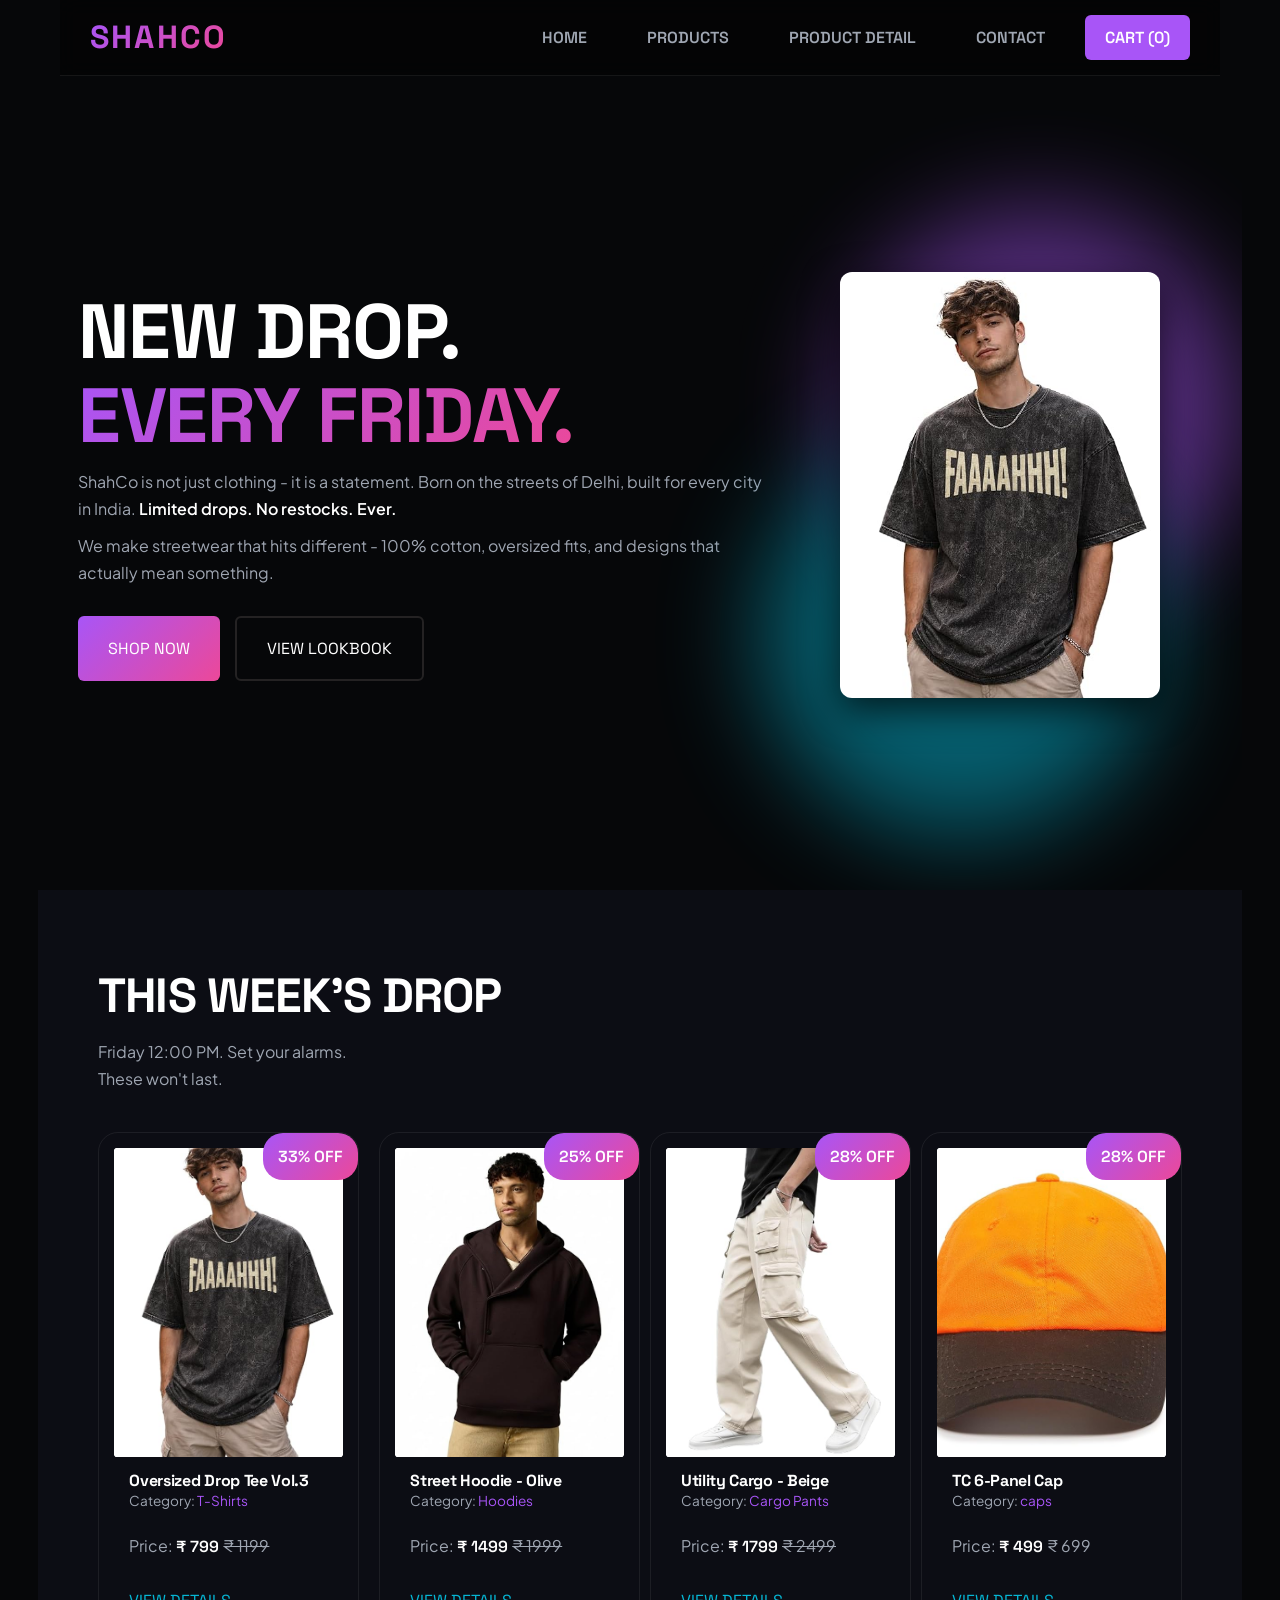
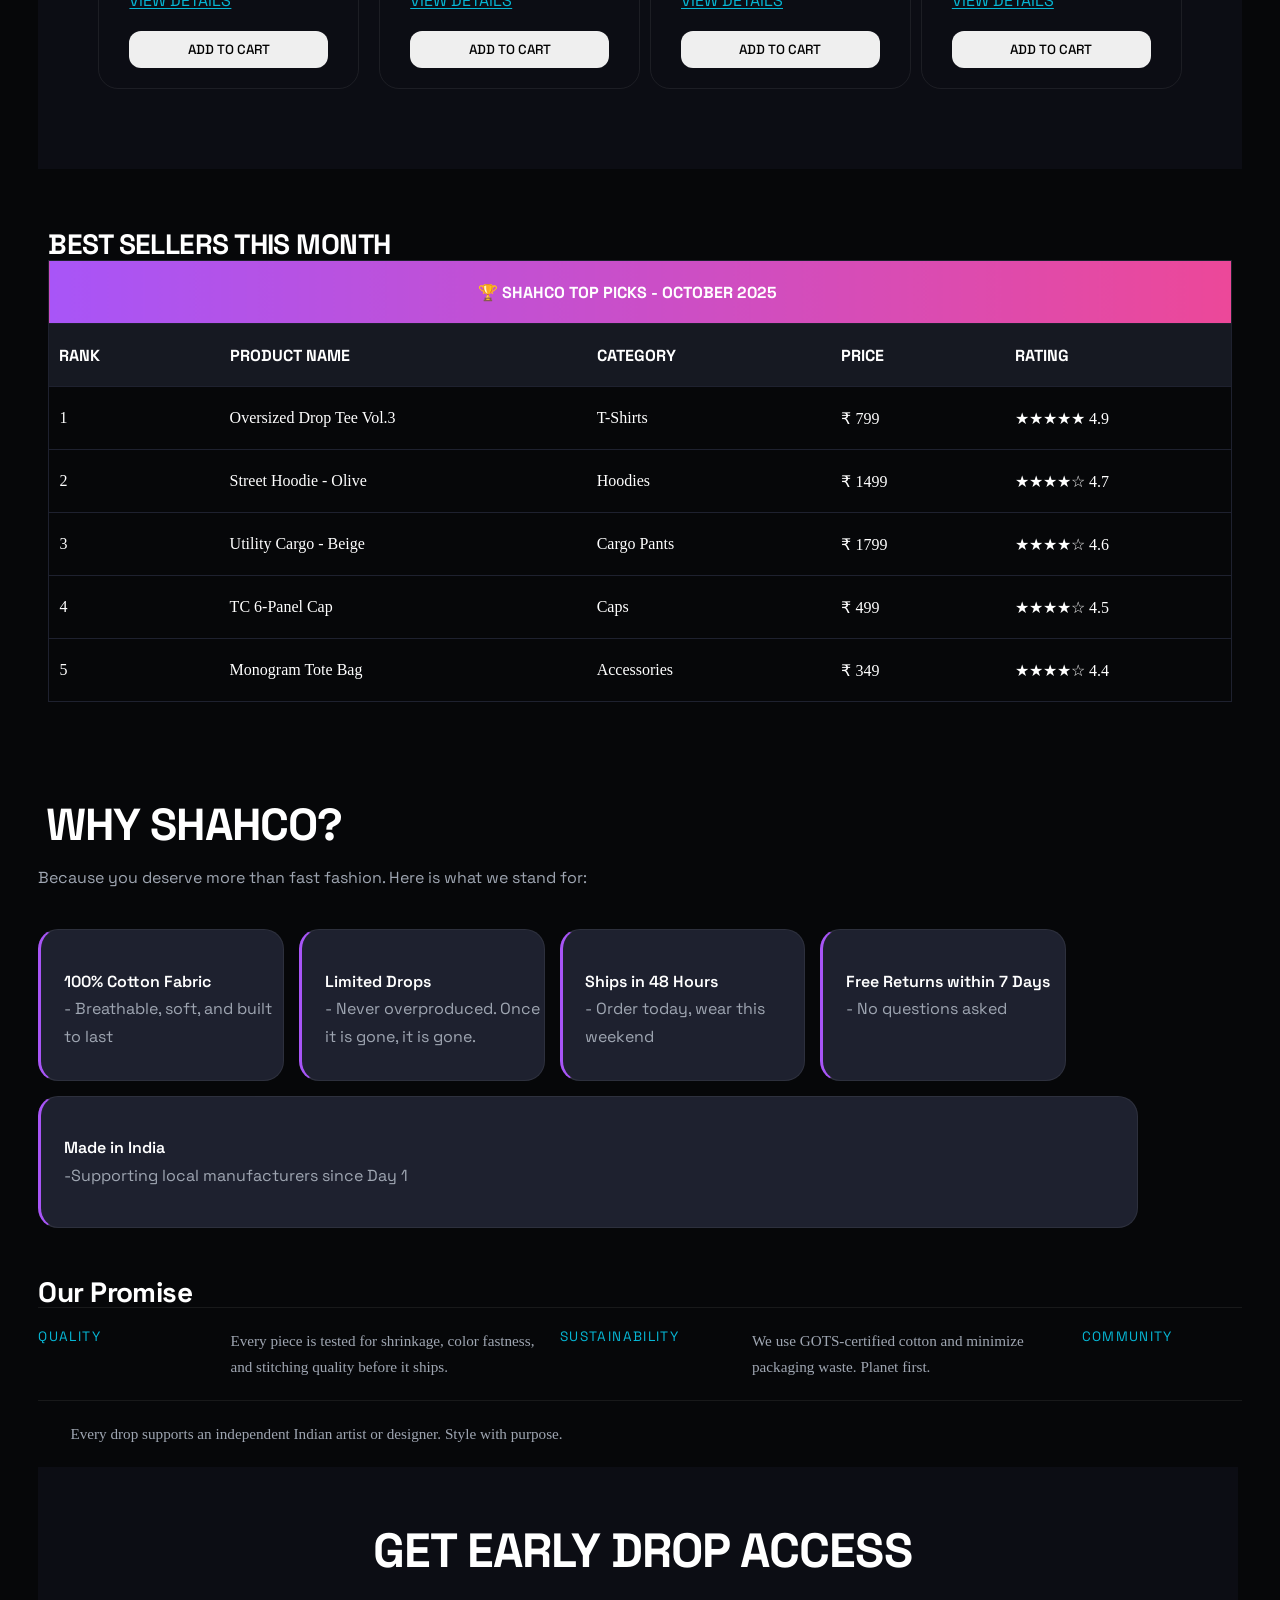
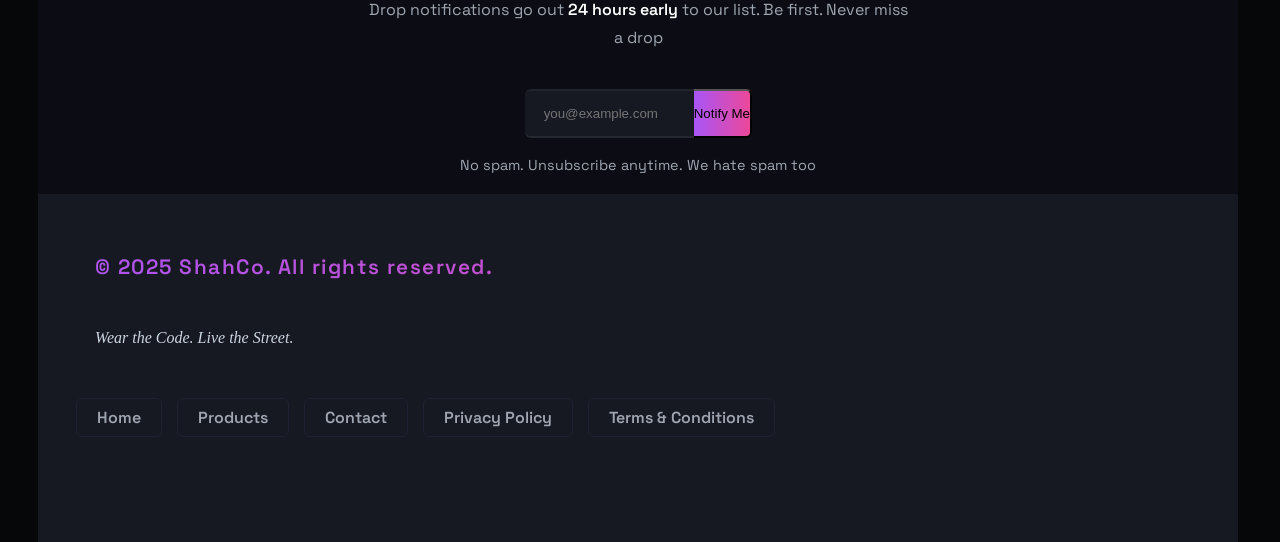
<file: index.html>
<!DOCTYPE html>
<html lang="en">

<head>
    <meta charset="UTF-8">
    <meta name="viewport" content="width=device-width, initial-scale=1.0">
    <title>Shah-co wear the code live the street</title>
    <link rel="stylesheet" href="style.css">
    <style>
        table,
        tr,
        td,
        th {
            border: 1px solid rgb(252, 250, 250);
            border-collapse: collapse;
        }
    </style>
</head>

<body>
    <header>
        <h1>ShahCo</h1>
        <!-- <p><em>Wear the Code. Live the Street.</em></p> -->

        <nav>
            <ul>
                <li><a href="index.html">Home</a></li>
                <li><a href="products.html">Products</a></li>
                <li><a href="productdetail.html">Product Detail</a></li>
                <li><a href="contact.html">Contact</a></li>
                <li><a href="">Cart (0)</a></li>


            </ul>
        </nav>

    </header>


    <main>
        <section id="hero">
            <div class="left-hero">
                <h2>New Drop. <br>
                    <span id="gradient-text">Every Friday.</span>
                </h2>
                <p>ShahCo is not just clothing - it is a statement. Born on the
                     streets of Delhi, built for every city
                    in India. <strong>Limited drops.  No restocks. Ever.</strong>
                </p>
                <p>We make streetwear that hits different - 100% cotton, oversized fits, and designs that actually
                    mean
                    something.</p>
                <div id="cta">
                    <a href="" class="btn1">Shop Now </a>
                    <a href="" class="btn2"> View Lookbook</a>
                </div>

            </div>
            <div class="right-hero">

                <div class="glow orb1"></div>
                <div class="glow orb2"></div>

                <div class="right-hero-image">
                    <img src="Images/product 1.jpg" alt="">
                </div>

            </div>
        </section>

        <section id="week-drop">
            <h2>This Week's Drop</h2>
            <p>Friday 12:00 PM. Set your alarms. <br> These won't last.
            <div class="cards">
                <article>
                    <figure>
                        <img src="Images/product 1.jpg" alt="">
                        <figcaption>Oversized Drop Tee Vol.3</figcaption>
                    </figure>
                    <h3>Oversized Drop Tee Vol.3</h3>
                    <p>Category: <span>T-Shirts</span></p>
                    <p>Price: <strong> &#8377; 799 </strong> <del>&#8377; 1199</del> </p>
                    <p> <mark>33% OFF</mark> </p>
                    <a href="">View Details</a> <button> Add to Cart</button>
                </article>
                </p>

                <article>
                    <figure>
                        <img src="Images/product 2.jpg" alt="">
                        <figcaption>Street Hoodie - Olive</figcaption>
                    </figure>
                    <h3>Street Hoodie - Olive</h3>
                    <p>Category: <span>Hoodies</span> </p>
                    <p>Price: <strong> &#8377; 1499 </strong> <del>&#8377; 1999</del> </p>
                    <p> <mark>25% OFF</mark> </p>
                    <a href="">View Details</a> <button> Add to Cart</button>

                </article>

                <article>
                    <figure>
                        <img src="Images/product 3.jpg" alt="">
                        <figcaption>Utility Cargo - Beige</figcaption>
                    </figure>
                    <h3>Utility Cargo - Beige</h3>
                    <p>Category: <span>Cargo Pants</span> </p>
                    <p>Price: <strong> &#8377; 1799 </strong> <del>&#8377; 2499</del> </p>
                    <p> <mark>28% OFF</mark> </p>
                    <a href="">View Details</a> <button> Add to Cart</button>

                </article>

                <article>
                    <figure>
                        <img src="Images/product 4.jpg" alt="">
                        <figcaption>TC 6-Panel Cap</figcaption>
                    </figure>
                    <h3>TC 6-Panel Cap</h3>

                    <p>Category: <span>caps</span> </p>

                    <p>Price: <strong> &#8377; 499 </strong>
                        <del8>&#8377; 699</del8>
                    </p>
                    <p> <mark>28% OFF</mark> </p>
                    <a href="">View Details</a> <button> Add to Cart</button>

                </article>
            </div>
        </section>


        <section class="bstm">
            <table>


                <h3>BEST SELLERS THIS MONTH</h3>
                <tr>
                    <th colspan="5">&#127942; ShahCo Top Picks - October 2025</th>

                </tr>
                <tr>
                    <th>Rank</th>
                    <th>Product Name</th>
                    <th>Category</th>
                    <th>Price</th>
                    <th>Rating</th>

                </tr>
                <tr>
                    <td>1</td>
                    <td>Oversized Drop Tee Vol.3</td>
                    <td>T-Shirts</td>
                    <td> &#8377 799</td>
                    <td>&#9733;&#9733;&#9733;&#9733;&#9733; 4.9</td>
                </tr>
                <tr>
                    <td>2</td>
                    <td>Street Hoodie - Olive</td>
                    <td>Hoodies</td>
                    <td>&#8377 1499</td>
                    <td>&#9733;&#9733;&#9733;&#9733;&#9734; 4.7</td>
                </tr>
                <tr>
                    <td>3</td>
                    <td>Utility Cargo - Beige</td>
                    <td>Cargo Pants </td>
                    <td>&#8377 1799</td>
                    <td>&#9733;&#9733;&#9733;&#9733;&#9734; 4.6</td>
                </tr>
                <tr>
                    <td>4</td>
                    <td>TC 6-Panel Cap</td>
                    <td>Caps</td>
                    <td>&#8377 499</td>
                    <td>&#9733;&#9733;&#9733;&#9733;&#9734; 4.5</td>
                </tr>
                <tr>
                    <td>5</td>
                    <td>Monogram Tote Bag</td>
                    <td>Accessories</td>
                    <td>&#8377 349</td>
                    <td>&#9733;&#9733;&#9733;&#9733;&#9734; 4.4</td>
                </tr>


            </table>
        </section>

        <section class="why">
            <h2>Why ShahCo?</h2>
            <p>Because you deserve more than fast fashion. Here is what we stand for:</p>
            <div class="con-why">
                <div class="item-why">
                    <p><strong>100% Cotton Fabric </strong> <br>- Breathable, soft, and built to last</p>
                </div>
                <div class="item-why">
                    <p> <strong>Limited Drops </strong> <br>- Never overproduced. Once it is gone, it is gone.</p>
                </div>
                <div class="item-why">
                    <p><strong>Ships in 48 Hours </strong> <br>- Order today, wear this weekend</p>
                </div>
                <div class="item-why">
                    <p><strong>Free Returns within 7 Days </strong> <br>- No questions asked
                    </p>
                </div>
                <div class="last-p">
                    <p><strong>Made in India </strong> <br>-Supporting local manufacturers since Day 1</p>
                </div>
            </div>
            <section id="why-us" >
                <h3>Our Promise</h3>

                <table>
                    <dl>
                <dt>Quality</dt>
                <dd>Every piece is tested for shrinkage, color fastness, and stitching quality before it ships.</dd>

                <dt>Sustainability</dt>
                <dd>We use GOTS-certified cotton and minimize packaging waste. Planet first.</dd>

                <dt>Community</dt>
                <dd>Every drop supports an independent Indian artist or designer. Style with purpose.</dd>
            </dl>
                    
            </section>






        </section>



    </main>

    <section>
        <div class="notify">

            <h2>Get Early Drop Access</h2>
            <p>Drop notifications go out <strong>24 hours early </strong>to our list. Be first. Never miss <br> a drop
            </p>
            <form action="">
                <div class="btn3">
                    <input type="emai;" name="email" id="email" placeholder="you@example.com">
                    <button>Notify Me</button>
                </div>

                <label for="email"></label>
            </form>
            <br>
            <small>No spam. Unsubscribe anytime. We hate spam too</small>
        </div>


        <footer>

            <p>© 2025 ShahCo. All rights reserved.</p>
            <p><em>Wear the Code. Live the Street.</em></p>


            <div class="card-container">
                <div class="card"><a href="index.html">Home</a></div>
                <div class="card"><a href="products.html">Products</a></div>
                <div class="card"><a href="contact.html">Contact</a></div>
                <div class="card"><a href="#">Privacy Policy</a></div>
                <div class="card"><a href="#">Terms &amp; Conditions</a></div>
            </div>


        </footer>

    </section>




</body>

</html>
</file>
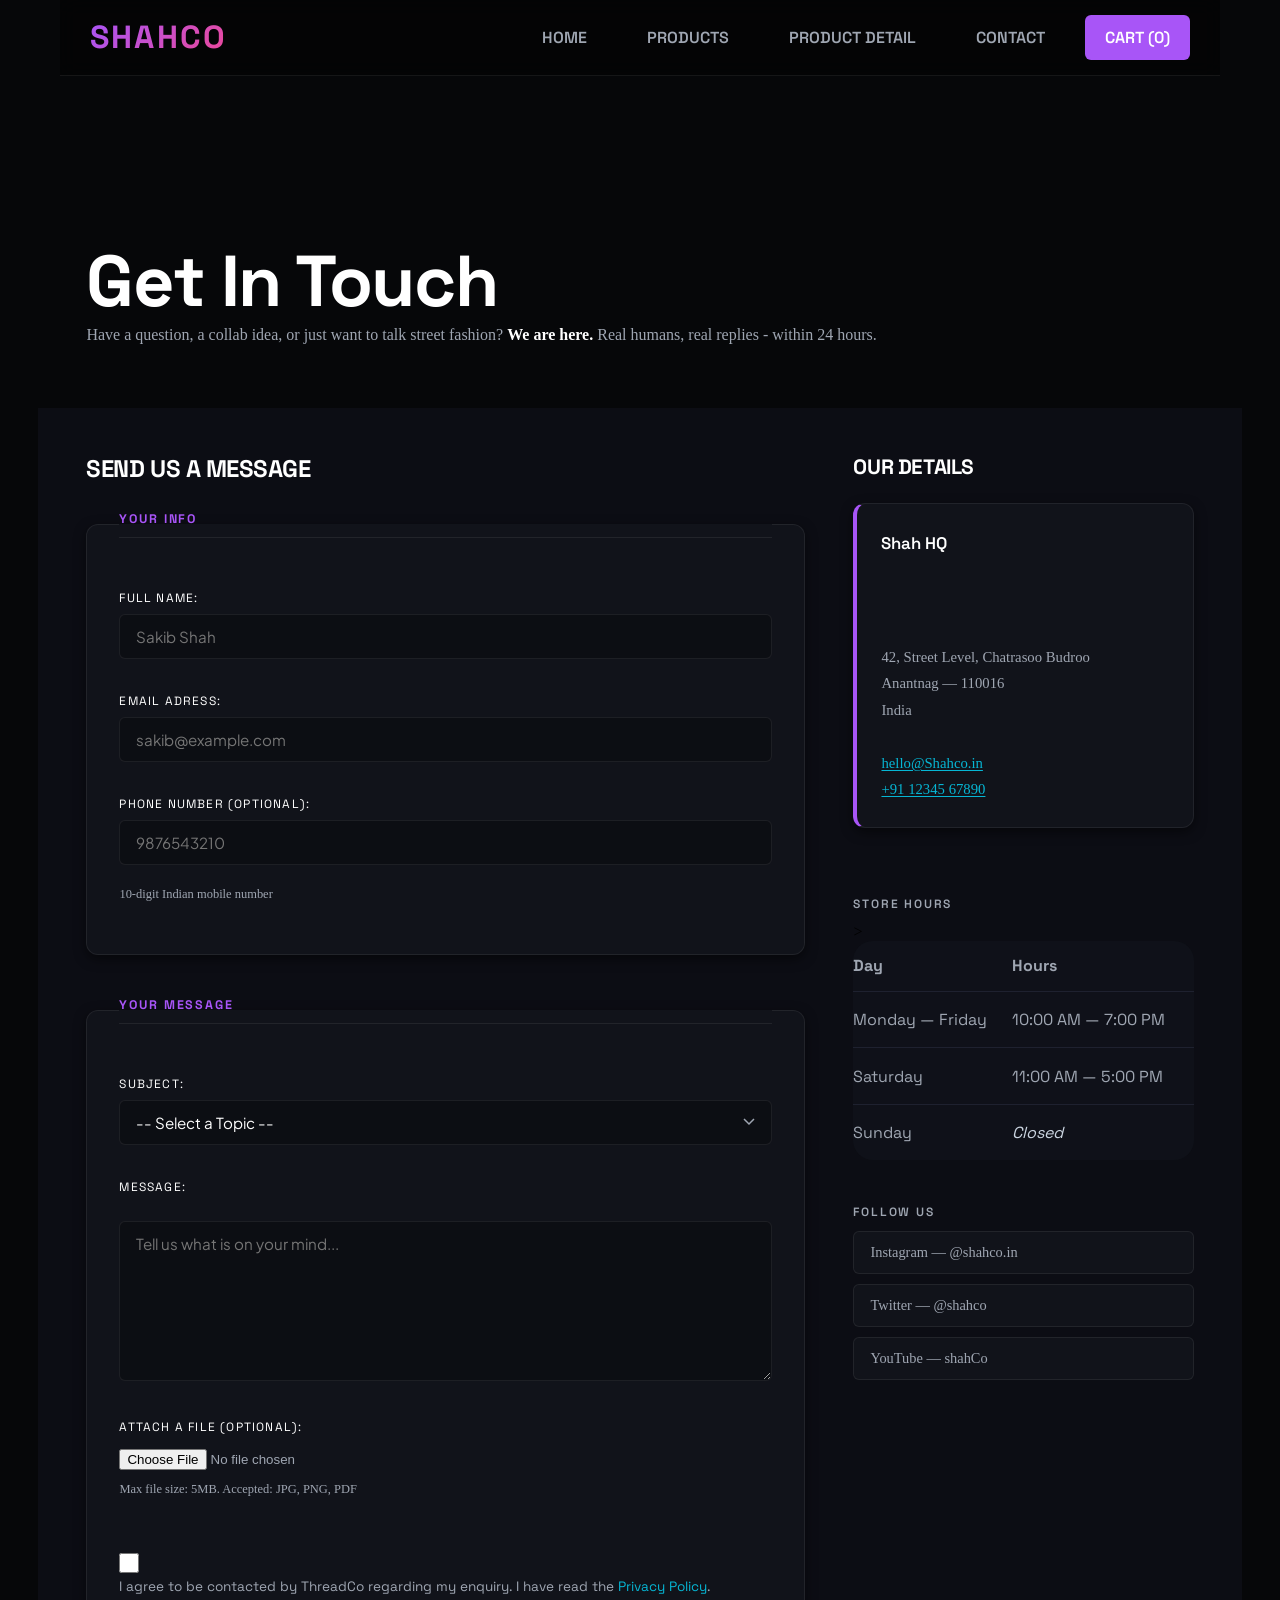
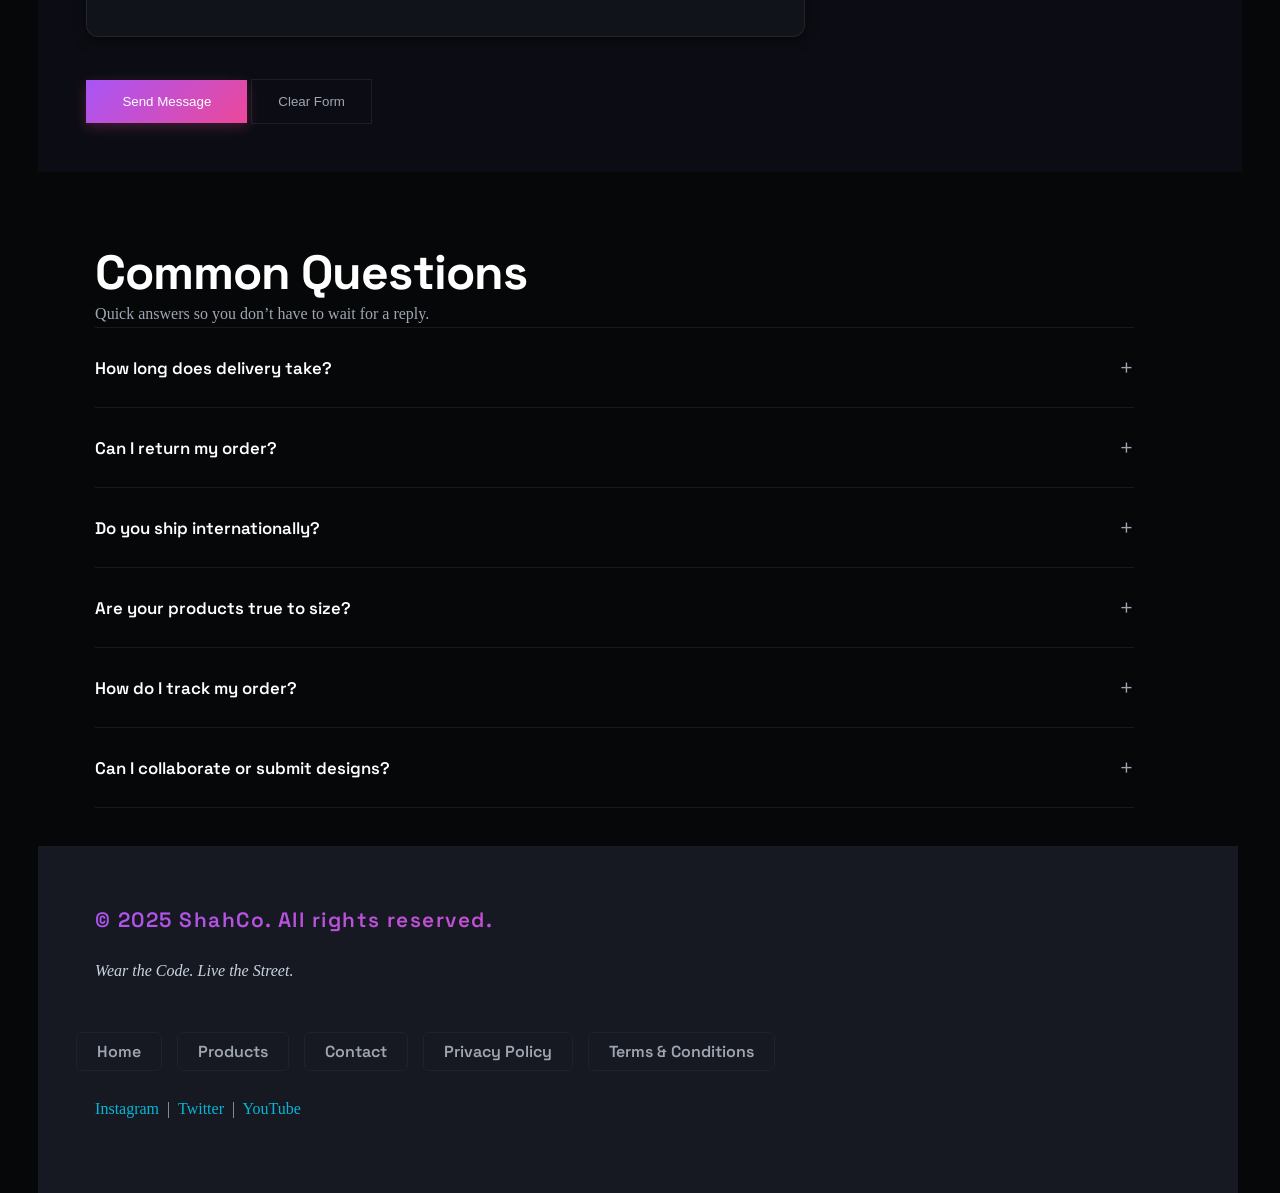
<file: contact.html>
<!DOCTYPE html>
<html lang="en">
<head>
    <meta charset="UTF-8">
    <meta name="viewport" content="width=device-width, initial-scale=1.0">
    <title>Document</title>
    <link rel="stylesheet" href="style.css">
    <style>
             table,
                tr,
                td,
                th {
                    border: 1px solid none;
            
                    border-collapse: collapse;
                }
        </style>
</head>
<body>
    
     <header>
        <h1>ShahCo</h1>
        <!-- <p><em>Wear the Code. Live the Street.</em></p> -->
       <nav>
 <ul>
            <li><a href="index.html">Home</a></li>
            <li><a href="products.html">Products</a></li>
            <li><a href="productdetail.html">Product Detail</a></li>
            <li><a href="contact.html">Contact</a></li>
            <li><a href="">Cart (0)</a></li>
           
            
        </ul>
       </nav>
       
    </header>

<main>

        <!-- ===== PAGE TITLE ===== -->
        <section id="contact-header">
            <h2>Get In Touch</h2>
            <p>
                Have a question, a collab idea, or just want to talk street fashion?
                <strong>We are here.</strong> Real humans, real replies - within 24 hours.
            </p>
        </section>

        <div class="contact-layout">
            <!-- ===== CONTACT FORM ===== -->
            <section id="contact-form">
            <h2>Send Us a Message</h2>

            <form action="/contact" method="post">

                <!-- Fieldset 1: Personal Info -->
                <fieldset>
                    <legend>Your Info</legend>

                    <label for="name">Full Name: </label>
            
            <input type="text" name="name" id="name" placeholder="Sakib Shah" required>
            <br><br>
            <label for="email">Email Adress: </label>
            <input type="email" name="email" id="email" required placeholder="sakib@example.com">
            <br><br>
            <label for="number">Phone Number  (optional):</label>
            <input type="tel" name="number" id="number" placeholder="9876543210" maxlength="10" min="0">
<br><br>
<small>10-digit Indian mobile number</small>

                </fieldset>

                <br>

                <!-- Fieldset 2: Message -->
                <fieldset>
                    <legend>Your Message</legend>

                    <label for="subject">Subject:</label>
                    <select id="subject" name="subject" required="">
                        <option value="">-- Select a Topic --</option>
                        <option value="order-issue">Order Issue</option>
                        <option value="return-refund">Return / Refund</option>
                        <option value="collaboration">Collaboration / Partnership</option>
                        <option value="wholesale">Wholesale Enquiry</option>
                        <option value="general">General Query</option>
                    </select>
                    <br><br>

                    <label for="message">Message:</label>
                    <br>
                    <textarea id="message" name="message" rows="6" cols="50" placeholder="Tell us what is on your mind..." required="" minlength="20"></textarea>
                    <br><br>

                    <label for="attachment">Attach a File (optional):</label>
                    <input type="file" id="attachment" name="attachment">
                    <br><br>
                    <small>Max file size: 5MB. Accepted: JPG, PNG, PDF</small>
                    <br><br>

                    <input type="checkbox" id="consent" name="consent" required="">
                    <label for="consent">
                        I agree to be contacted by ThreadCo regarding my enquiry.
                        I have read the <a href="#">Privacy Policy</a>.
                    </label>
                </fieldset>

                <br>

                <button type="submit">Send Message</button>
                <button type="reset">Clear Form</button>

            </form>
        </section>

        <!-- ===== STORE INFO ===== -->
        <aside id="store-info">
            <h2>Our Details</h2>

            <!-- address tag - semantic HTML for contact info -->
            <address>
               <strong>Shah HQ</strong> <br><br><br>
            42, Street Level, Chatrasoo Budroo <br>
Anantnag — 110016 <br>
India

<br><br>
<a href="mailto:hello@Shahco.in">hello@Shahco.in</a>
<br>
<a href="tel:+91 12345 67890">+91 12345 67890</a>
            </address>

            <br>

            <!-- Store Hours Table -->
            <h4>Store Hours</h4>

>


            <table>
                <thead>
                    <tr>
                        <th>Day</th>
                        <th>Hours</th>
                    </tr>
                </thead>
                <tbody>
                    <tr>
                        <td>Monday — Friday</td>
                        <td>10:00 AM — 7:00 PM</td>
                    </tr>
                    <tr>
                        <td>Saturday</td>
                        <td>11:00 AM — 5:00 PM</td>
                    </tr>
                    <tr>
                        <td>Sunday</td>
                        <td><em>Closed</em></td>
                    </tr>
                </tbody>
            </table>





            <br>

            <!-- Social Links -->
            <h4>Follow Us</h4>
            <ul>
                <li><a href="https://instagram.com" target="_blank">Instagram — @shahco.in</a></li>
                <li><a href="https://twitter.com" target="_blank">Twitter — @shahco</a></li>
                <li><a href="https://youtube.com" target="_blank">YouTube — shahCo</a></li>
            </ul>
        </aside>
    </div>

        <!-- ===== FAQ SECTION ===== -->
   <section id="faq">
            <h2>Common Questions</h2>
            <p>Quick answers so you don’t have to wait for a reply.</p>

            <!-- details and summary - native HTML accordion, no JS needed -->
            <details>
                <summary>How long does delivery take?</summary>
                <p>
                    We ship within <strong>48 hours</strong> of order confirmation.
                    Standard delivery takes <strong>3—5 business days</strong> across India.
                    Express delivery (1—2 days) is available at checkout for select pin codes.
                </p>
            </details>

            <details>
                <summary>Can I return my order?</summary>
                <p>
                    Yes! We offer <strong>free returns within 7 days</strong> of delivery.
                    The item must be unworn, unwashed, and in its original packaging with all tags attached.
                    Initiate your return from the Orders section of your account.
                </p>
            </details>

            <details>
                <summary>Do you ship internationally?</summary>
                <p>
                    Not yet — but we’re working on it.
                    International shipping is planned for early 2026.
                    Sign up for our newsletter to get notified first.
                </p>
            </details>

            <details>
                <summary>Are your products true to size?</summary>
                <p>
                    ShahCo tees and hoodies are <strong>oversized by design</strong>.
                    If you prefer a more fitted look, we recommend sizing down.
                    Check the <a href="product.html#size-chart">Size Guide</a> on any product page for exact
                    measurements.
                </p>
            </details>

            <details>
                <summary>How do I track my order?</summary>
                <p>
                    Once your order ships, you will receive a tracking link via SMS and email.
                    You can also track your order by entering your order ID on our
                    <a href="#">Order Tracking page</a>.
                </p>
            </details>

            <details>
                <summary>Can I collaborate or submit designs?</summary>
                <p>
                    Absolutely. ShahCo works with independent Indian artists on every drop.
                    If you have a design concept or want to collab, reach out via the form above
                    and select <strong>“Collaboration / Partnership”</strong> as the subject.
                    We read every single message.
                </p>
            </details>
        </section>

    </main>

     <footer>
        <p>© 2025 ShahCo. All rights reserved.</p>
        <p><em>Wear the Code. Live the Street.</em></p>

        
            <div class="card-container"  >
                <div class="card"><a href="index.html">Home</a></div>
                <div class="card"><a href="products.html">Products</a></div>
                <div class="card"><a href="contact.html">Contact</a></div>
                <div class="card"><a href="#">Privacy Policy</a></div>
                <div class="card"><a href="#">Terms &amp; Conditions</a></div>
            </div>
    
  <div id="social" >

            <a href="https://instagram.com" target="_blank">Instagram</a>
            &nbsp;|&nbsp;
            <a href="https://twitter.com" target="_blank">Twitter</a>
            &nbsp;|&nbsp;
            <a href="https://youtube.com" target="_blank">YouTube</a>
        
  </div>
        
    </footer>


</body>
</html>
</file>
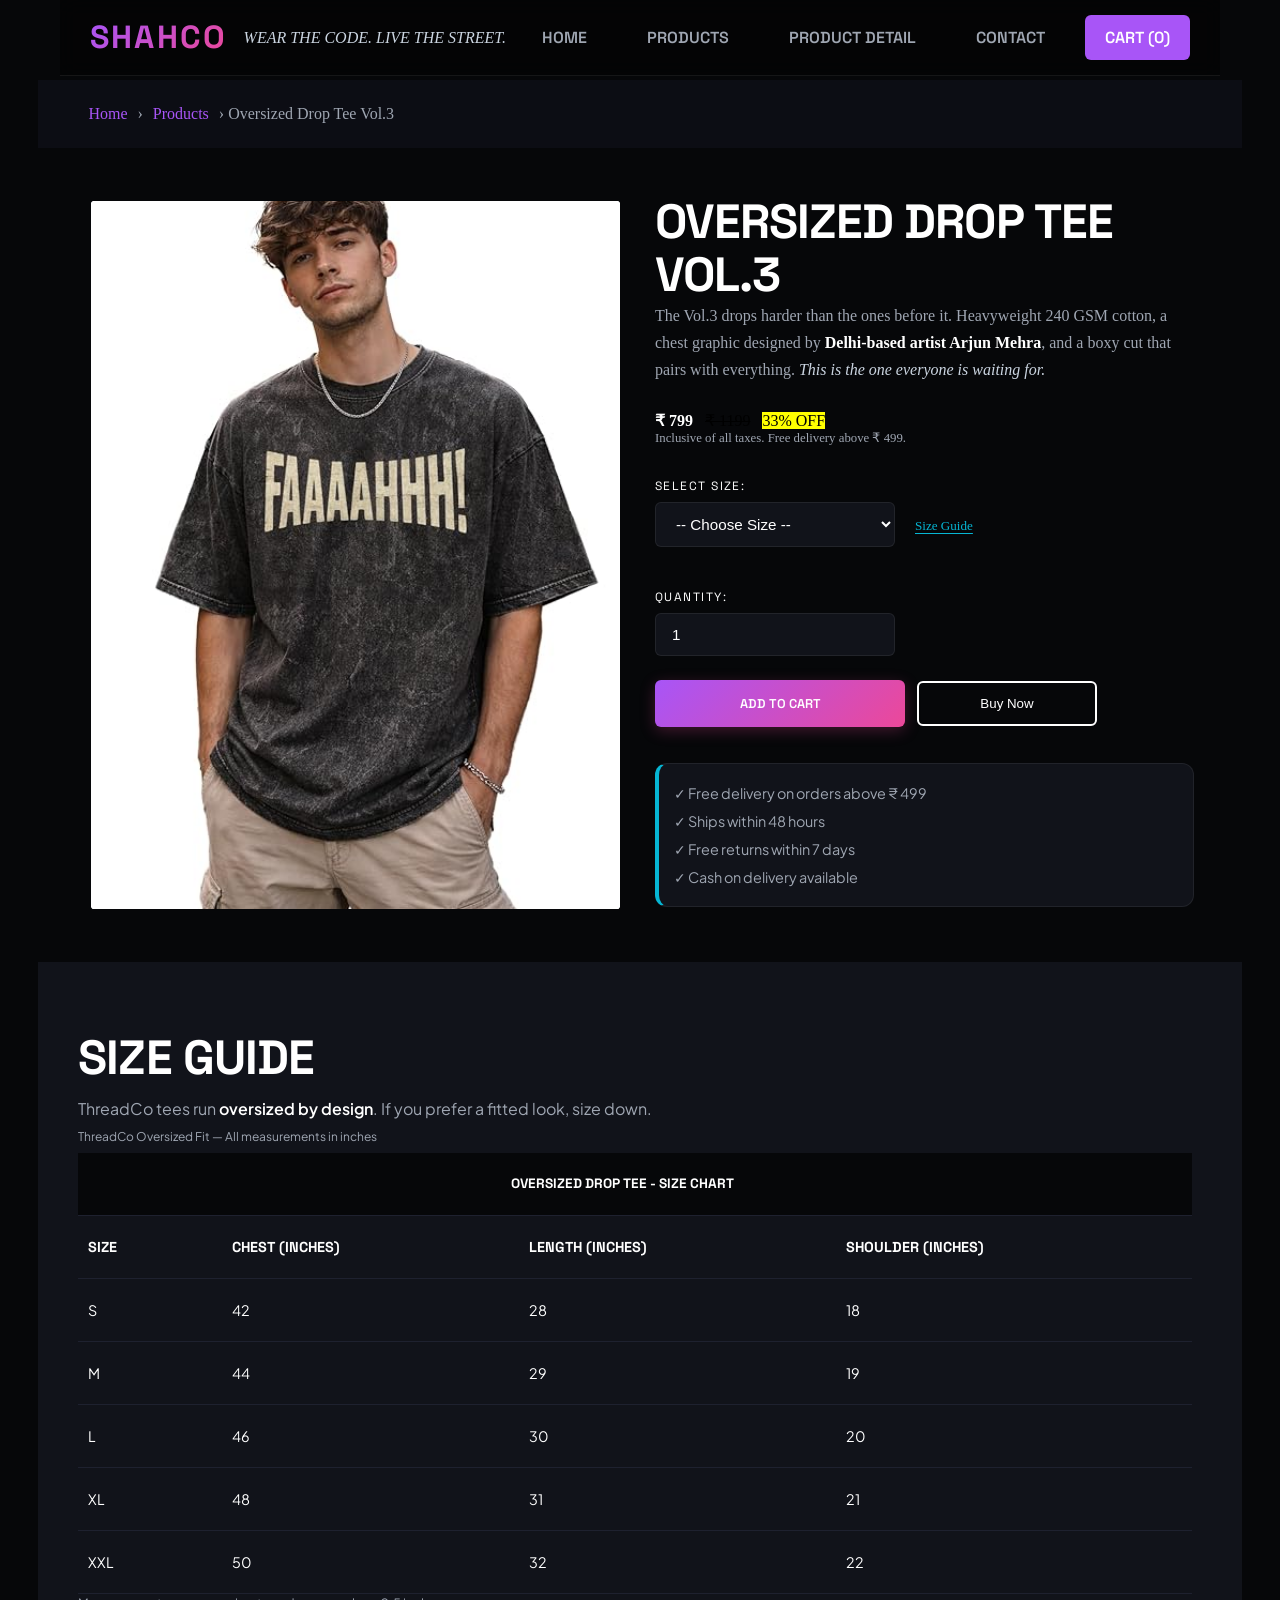
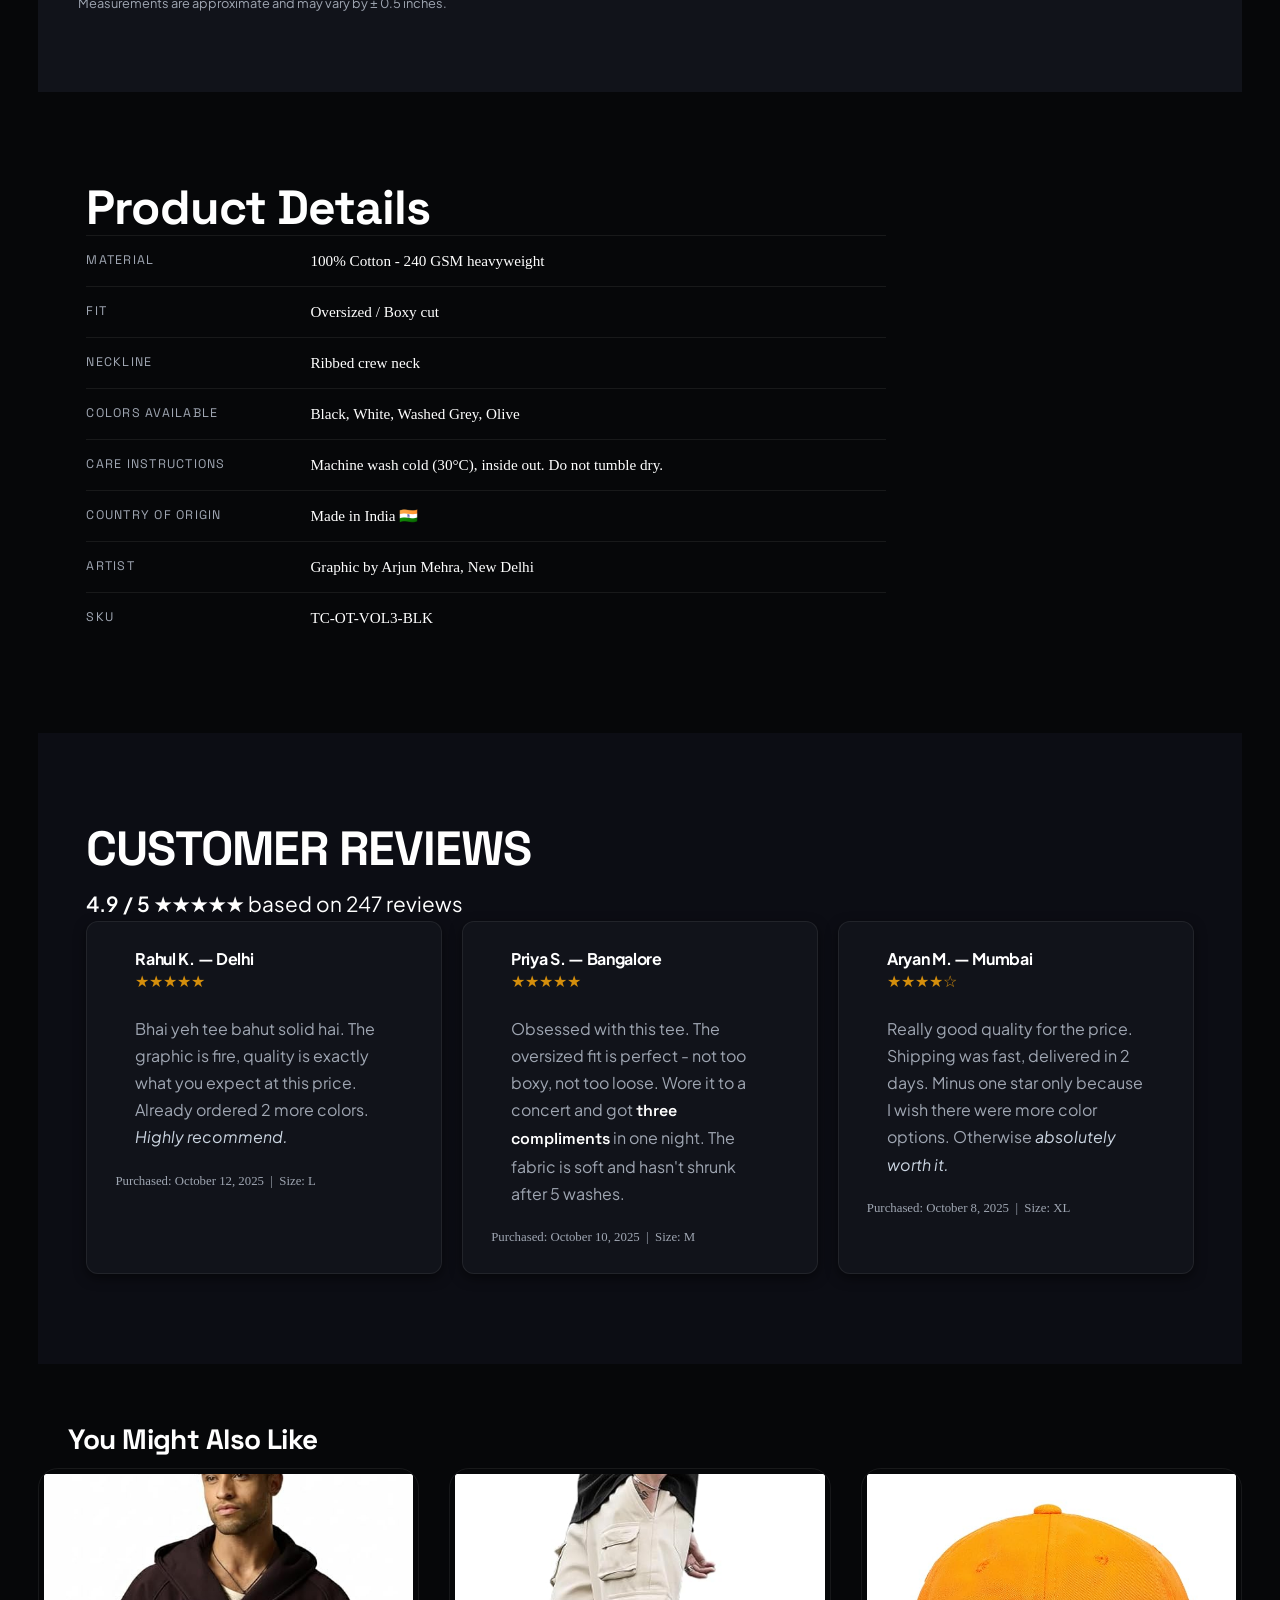
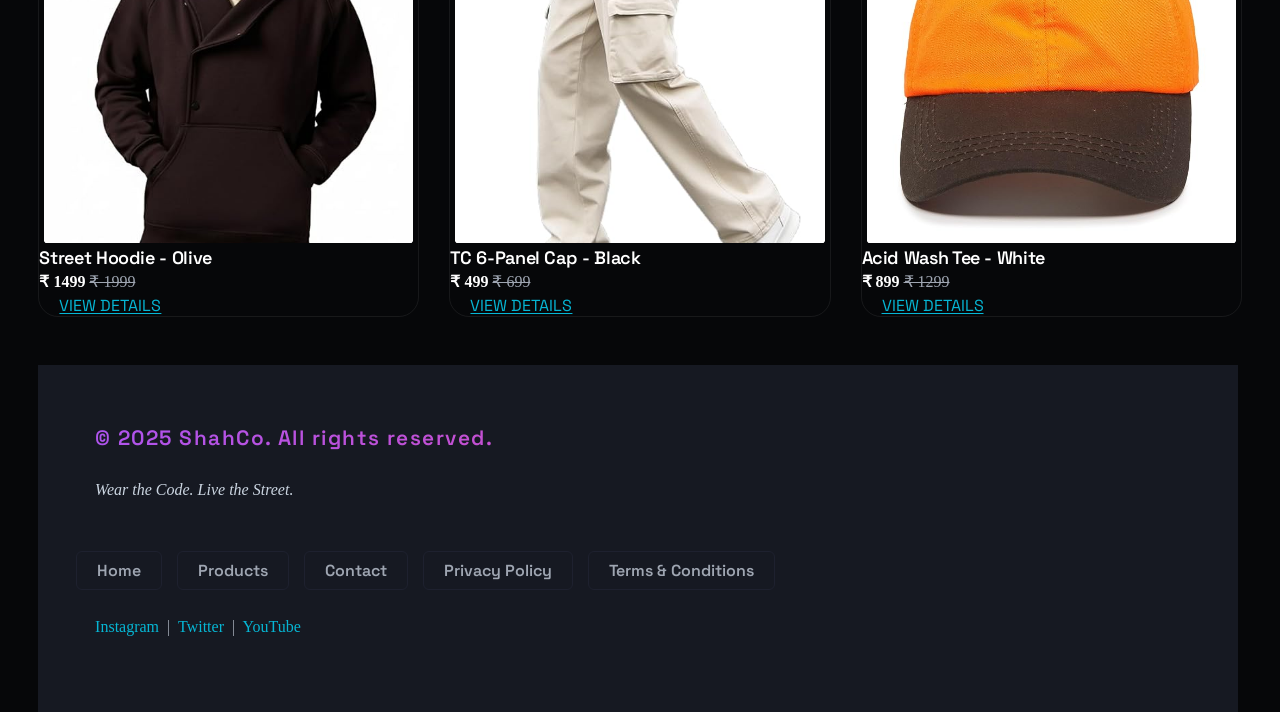
<file: productdetail.html>
<!DOCTYPE html>
<html lang="en">

<head>
    <meta charset="UTF-8">
    <meta name="viewport" content="width=device-width, initial-scale=1.0">
    <title>Product details - ShahCo</title>
    <style>
        table,
        tr,
        td,
        th {
            border: 1px solid black;
            border-collapse: collapse;
        }
    </style>
    <link rel="stylesheet" href="style.css">
</head>

<body>
    <header>
        <h1>ShahCo</h1>
        <p><em>Wear the Code. Live the Street.</em></p>
        <nav>
            <ul>
                <li><a href="index.html">Home</a></li>
                <li><a href="products.html">Products</a></li>
                <li><a href="productdetail.html">Product Detail</a></li>
                <li><a href="contact.html">Contact</a></li>
                <li><a href="#">Cart (0)</a></li>
            </ul>
        </nav>
    </header>

    <main>

        <nav id="path">
            <a href="index.html">Home</a>
            &rsaquo;
            <a href="products.html">Products</a>
            &rsaquo;
            Oversized Drop Tee Vol.3
        </nav>

    <section class="product-detail" >
        <div id="product-img">
<figure class="min-height-img">
                <img  src="Images/product 1.jpg" alt=""
                    width="600" >
                <figcaption>Oversized Drop Tee Vol.3 - Black Colorway</figcaption>
            </figure>
        </div >
            

            <div id="product-info">
                <h2>Oversized Drop Tee Vol.3</h2>
                <p>
                    The Vol.3 drops harder than the ones before it. Heavyweight 240 GSM cotton,
                    a chest graphic designed by <strong>Delhi-based artist Arjun Mehra</strong>,
                    and a boxy cut that pairs with everything.
                    <em>This is the one everyone is waiting for.</em>
                </p>

              
  <strong>&#8377; 799</strong>
                    &nbsp;
                    <s>&#8377; 1199</s>
                    &nbsp;
                    <mark>33% OFF</mark>
           
                  
             

                <small>Inclusive of all taxes. Free delivery above &#8377; 499.</small>

                <label for="size-select">Select Size:</label>
                <select id="size-select" name="size">
                    <option value="">-- Choose Size --</option>
                    <option value="S">S</option>
                    <option value="M">M</option>
                    <option value="L">L</option>
                    <option value="XL">XL</option>
                    <option value="XXL">XXL</option>
                </select>
                <a href="#size-chart">Size Guide</a>

                <br><br>

                <label for="quantity">Quantity:</label> 
                <input type="number" id="quantity" name="quantity" value="1" min="1" max="10">

                <br>
<div class="btn4">
<button type="button">Add to Cart</button>
                &nbsp;
                <button type="button">Buy Now</button>
</div>


                

                <br><br>

                <ul>
                    <li>&#10003; Free delivery on orders above &#8377; 499</li>
                    <li>&#10003; Ships within 48 hours</li>
                    <li>&#10003; Free returns within 7 days</li>
                    <li>&#10003; Cash on delivery available</li>
                </ul>
            </div>
        </section>

        


        <section id="size-chart">
            <div id="tabhead">
  <h2>Size Guide</h2>
            <p>ThreadCo tees run <strong>oversized by design</strong>. If you prefer a fitted look, size down.</p>

            </div  >
               <p id="caption">ThreadCo Oversized Fit — All measurements in inches</p>
         <section class="size-table">
           
              <table>
       
           <thead>
                    <tr>
                        <th colspan="4">Oversized Drop Tee - Size Chart</th>
                    </tr>
                    <tr>
                        <th>Size</th>
                        <th>Chest (inches)</th>
                        <th>Length (inches)</th>
                        <th>Shoulder (inches)</th>
                    </tr>
                </thead>
                <tbody>
                    <tr>
                        <td>S</td>
                        <td>42</td>
                        <td>28</td>
                        <td>18</td>
                    </tr>
                    <tr>
                        <td>M</td>
                        <td>44</td>
                        <td>29</td>
                        <td>19</td>
                    </tr>
                    <tr>
                        <td>L</td>
                        <td>46</td>
                        <td>30</td>
                        <td>20</td>
                    </tr>
                    <tr>
                        <td>XL</td>
                        <td>48</td>
                        <td>31</td>
                        <td>21</td>
                    </tr>
                    <tr>
                        <td>XXL</td>
                        <td>50</td>
                        <td>32</td>
                        <td>22</td>
                    </tr>
                </tbody>
            </table>
         </section>

            <small>Measurements are approximate and may vary by &#177; 0.5 inches.</small>
        </section>

        <section id="product-quality">
            <h2>Product Details</h2>
            <dl>
                <dt>Material</dt>
                <dd>100% Cotton - 240 GSM heavyweight</dd>

                <dt>Fit</dt>
                <dd>Oversized / Boxy cut</dd>

                <dt>Neckline</dt>
                <dd>Ribbed crew neck</dd>

                <dt>Colors Available</dt>
                <dd>Black, White, Washed Grey, Olive</dd>

                <dt>Care Instructions</dt>
                <dd>Machine wash cold (30&deg;C), inside out. Do not tumble dry.</dd>

                <dt>Country of Origin</dt>
                <dd>Made in India &#127470;&#127475;</dd>

                <dt>Artist</dt>
                <dd>Graphic by Arjun Mehra, New Delhi</dd>

                <dt>SKU</dt>
                <dd>TC-OT-VOL3-BLK</dd>
            </dl>
        </section>

        <section id="reviews">
            <h2>Customer Reviews</h2>
            <p >
                <strong>4.9 / 5</strong>
                &#9733;&#9733;&#9733;&#9733;&#9733;
                based on 247 reviews
            </p>
<div class="reviews-grid">
  <article>
                <h3>Rahul K. &mdash; Delhi</h3>
                <p>&#9733;&#9733;&#9733;&#9733;&#9733;</p>
                <p>
                    Bhai yeh tee bahut solid hai. The graphic is fire, quality is exactly what
                    you expect at this price. Already ordered 2 more colors.
                    <em>Highly recommend.</em>
                </p>
                <small>Purchased: October 12, 2025 &nbsp;|&nbsp; Size: L</small>
            </article>

            <article>
                <h3>Priya S. &mdash; Bangalore</h3>
                <p>&#9733;&#9733;&#9733;&#9733;&#9733;</p>
                <p>
                    Obsessed with this tee. The oversized fit is perfect - not too boxy,
                    not too loose. Wore it to a concert and got <strong>three compliments</strong> in one night.
                    The fabric is soft and hasn't shrunk after 5 washes.
                </p>
                <small>Purchased: October 10, 2025 &nbsp;|&nbsp; Size: M</small>
            </article>

            <article>
                <h3>Aryan M. &mdash; Mumbai</h3>
                <p>&#9733;&#9733;&#9733;&#9733;&#9734;</p>
                <p>
                    Really good quality for the price. Shipping was fast, delivered in 2 days.
                    Minus one star only because I wish there were more color options.
                    Otherwise <em>absolutely worth it.</em>
                </p>
                <small>Purchased: October 8, 2025 &nbsp;|&nbsp; Size: XL</small>
            </article>
</div>
          
        </section>

        <section id="eg">
            <h3>You Might Also Like</h3>
<div class="eg-container">
 <article >
                <figure>
                    <img src="Images/product 2.jpg" alt="">
                    <figcaption>Street Hoodie - Olive</figcaption>
                </figure>
                <h4>Street Hoodie - Olive</h4>
                <p><strong>&#8377; 1499</strong> <s>&#8377; 1999</s></p>
                <a href="product.html">View Details</a>
            </article>
            
            <article>
                <figure>
                    <img src="Images/product 3.jpg" alt="">
                    <figcaption>TC 6-Panel Cap - Black</figcaption>
                </figure>
                <h4>TC 6-Panel Cap - Black</h4>
                <p><strong>&#8377; 499</strong> <s>&#8377; 699</s></p>
                <a href="product.html">View Details</a>
            </article>

            <article>
                <figure>
                    <img src="Images/product 4.jpg" alt="">
                    <figcaption>Acid Wash Tee - White</figcaption>
                </figure>
                <h4>Acid Wash Tee - White</h4>
                <p><strong>&#8377; 899</strong> <s>&#8377; 1299</s></p>
                <a href="product.html">View Details</a>
            </article>
</div>
           
        </section>
    </main>


   <footer>

       <p>© 2025 ShahCo. All rights reserved.</p>
        <p><em>Wear the Code. Live the Street.</em></p>

        
            <div class="card-container"  >
                <div class="card"><a href="index.html">Home</a></div>
                <div class="card"><a href="products.html">Products</a></div>
                <div class="card"><a href="contact.html">Contact</a></div>
                <div class="card"><a href="#">Privacy Policy</a></div>
                <div class="card"><a href="#">Terms &amp; Conditions</a></div>
            </div>
    
  <div id="social" >

            <a href="https://instagram.com" target="_blank">Instagram</a>
            &nbsp;|&nbsp;
            <a href="https://twitter.com" target="_blank">Twitter</a>
            &nbsp;|&nbsp;
            <a href="https://youtube.com" target="_blank">YouTube</a>
        
  </div>

    </footer>
       
    

</body>

</html>
</file>
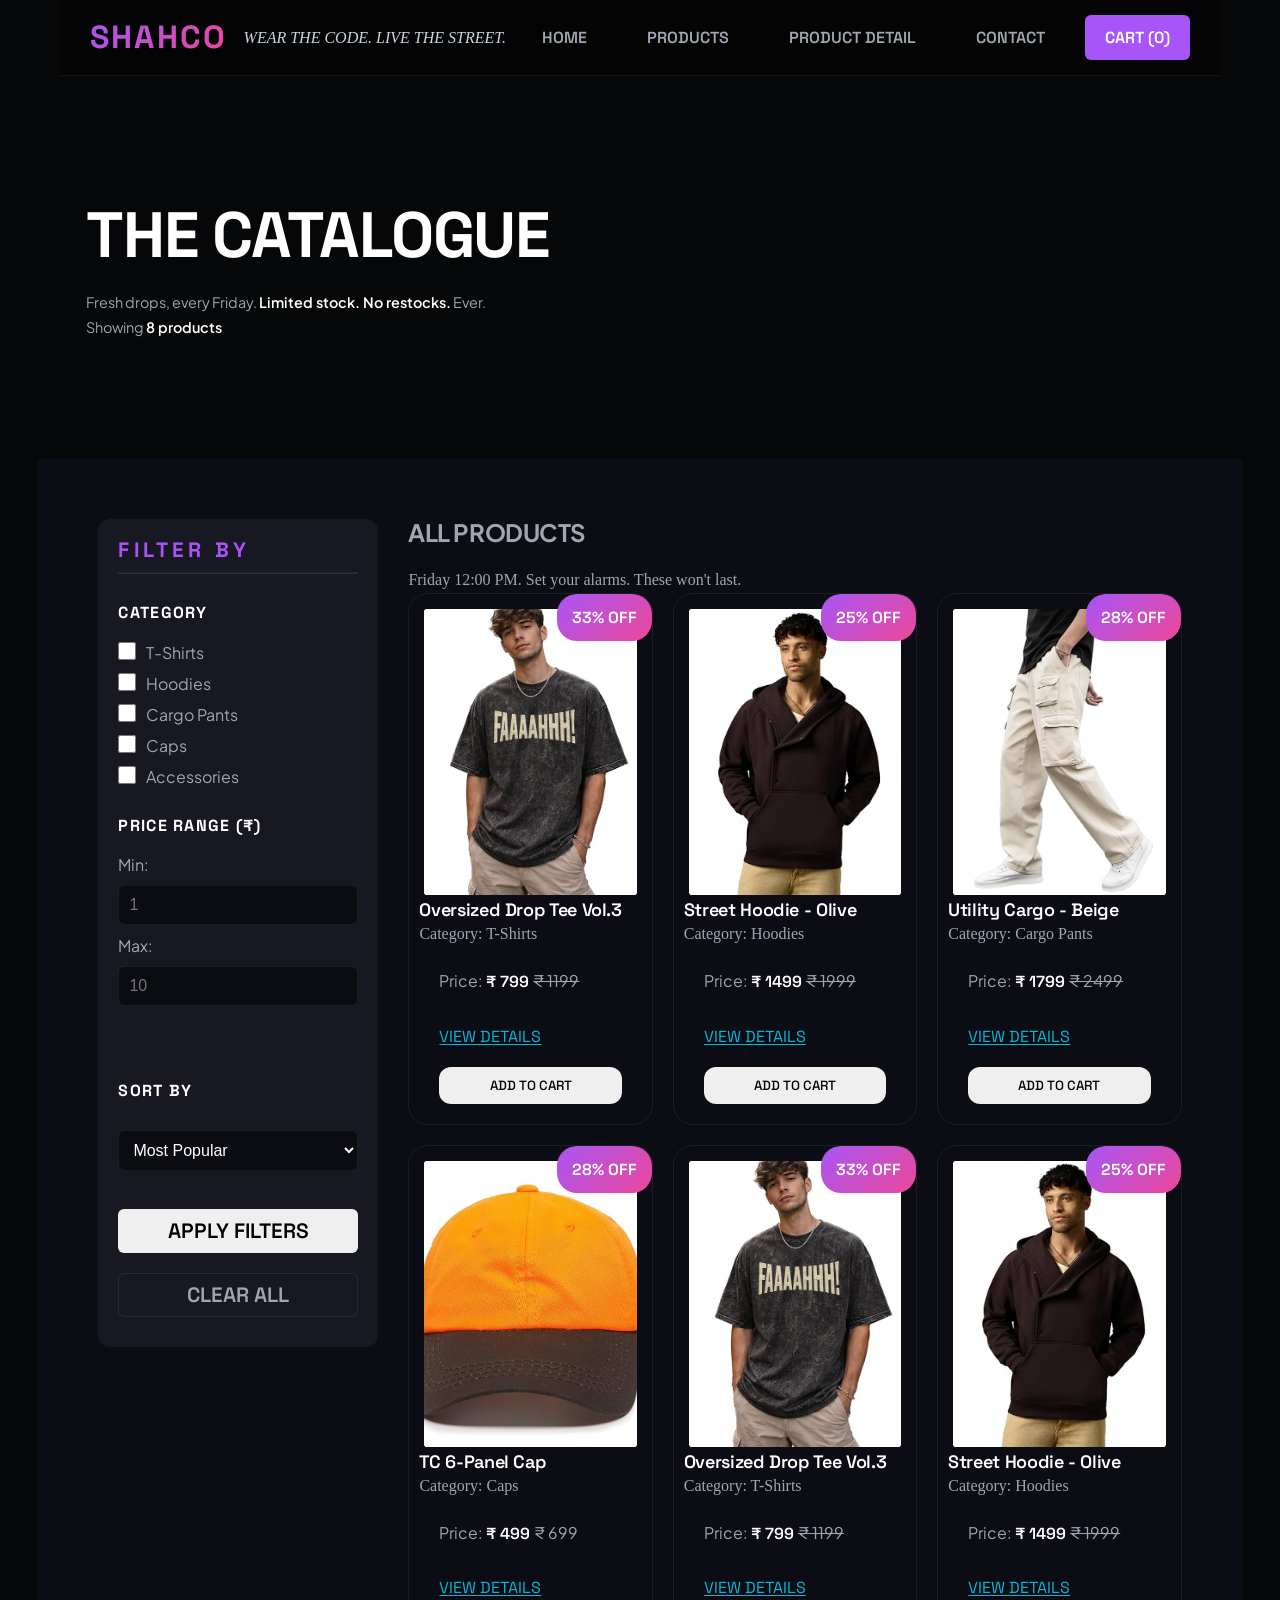
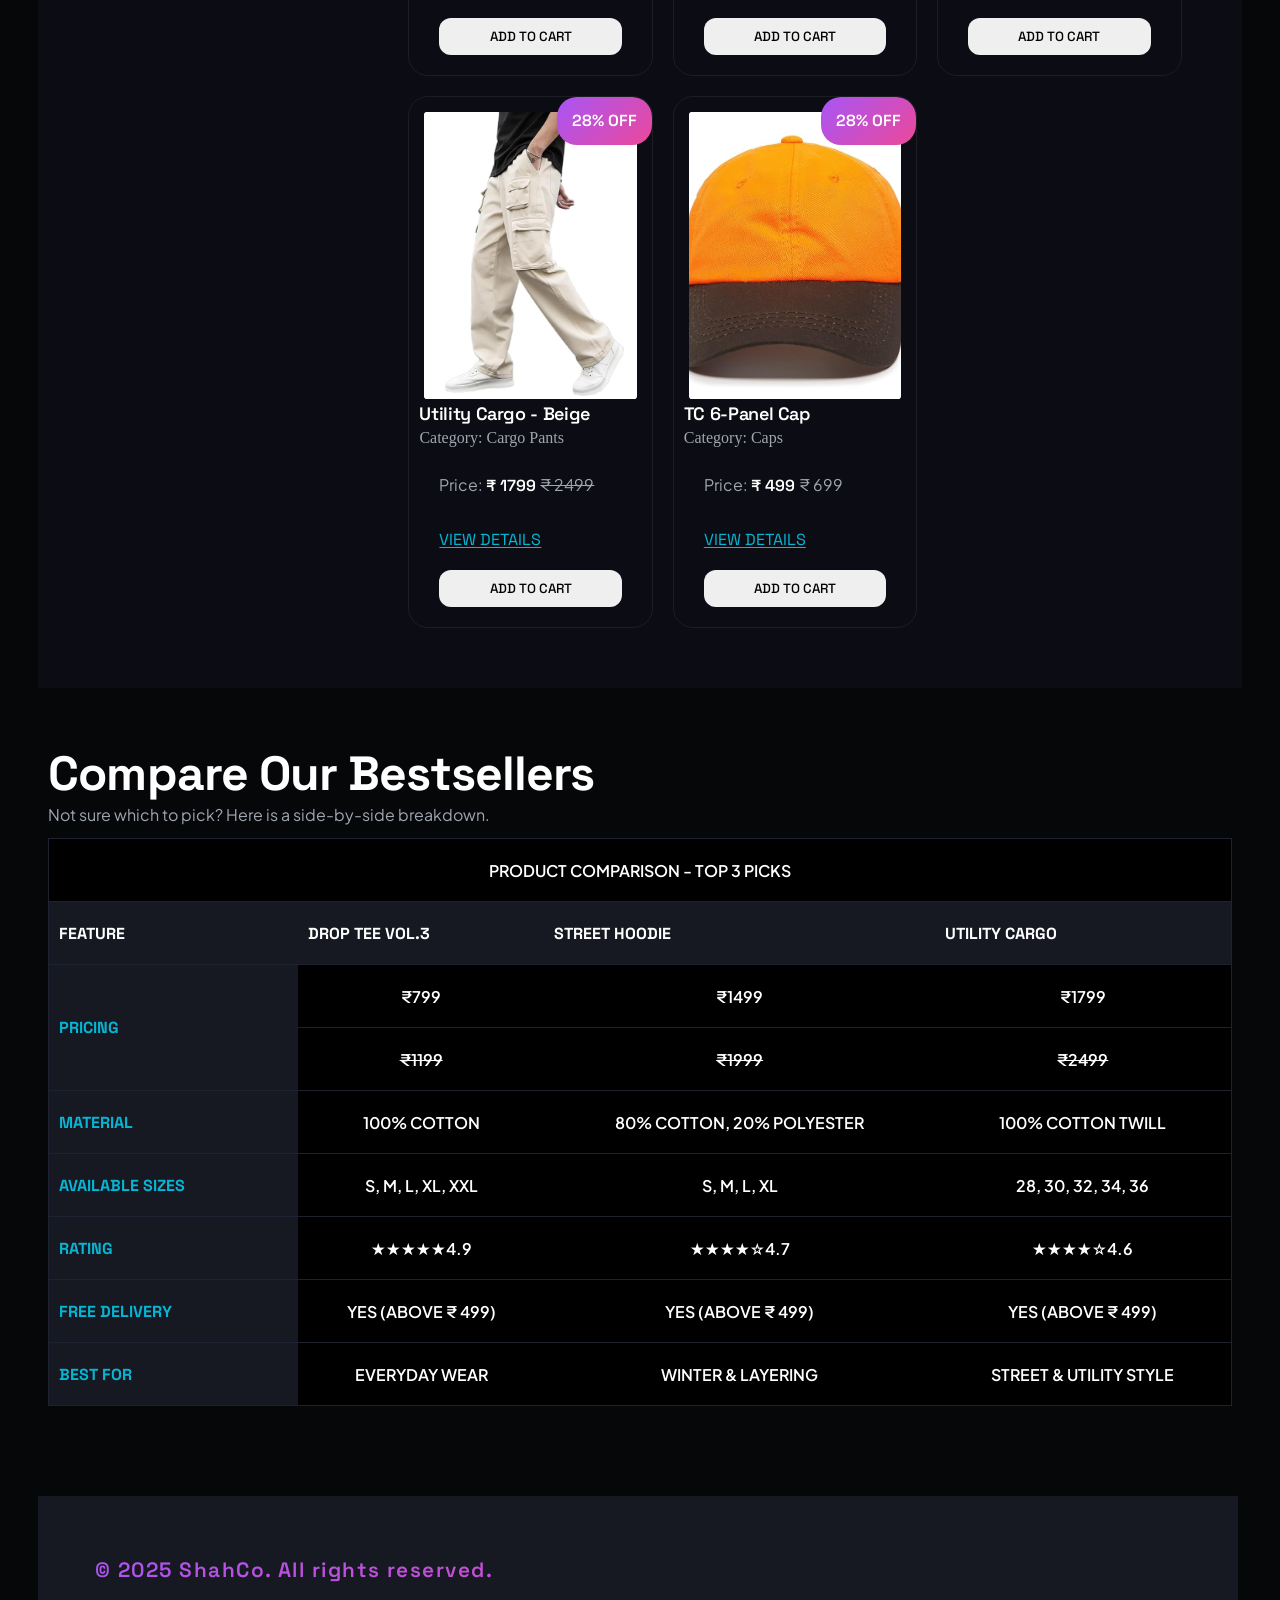
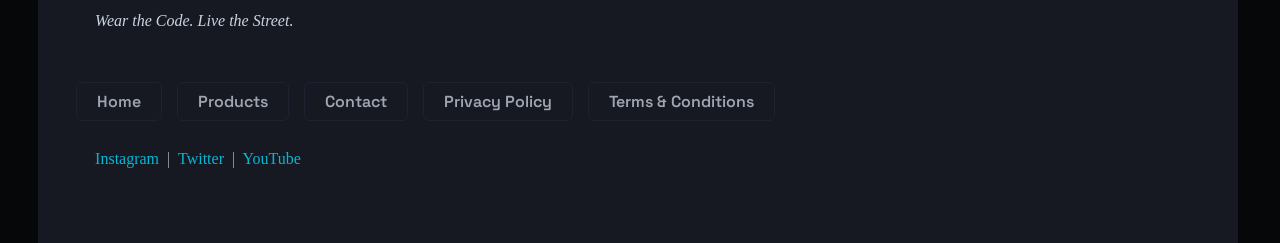
<file: products.html>
<!DOCTYPE html>
<html lang="en">
<head>
    <meta charset="UTF-8">
    <meta name="viewport" content="width=device-width, initial-scale=1.0">
    <title>Product-ShahCo</title>
     <style>
             table,
                tr,
                td,
                th {
                    border: 1px solid black;
                    border-collapse: collapse;
                }
        </style>
        <link rel="stylesheet" href="style.css">
</head>
</head>
<body>
      <header>
        <h1>ShahCo</h1>
        <p><em>Wear the Code. Live the Street.</em></p>
       <nav>
 <ul>
            <li><a href="index.html">Home</a></li>
            <li><a href="products.html">Products</a></li>
            <li><a href="productdetail.html">Product Detail</a></li>
            <li><a href="contact.html">Contact</a></li>
            <li><a href="">Cart (0)</a></li>
           
            
        </ul>
       </nav>
       
    </header>
    <main>
      <section id="catalogue">
        <h2>The Catalogue</h2>
        <p>Fresh drops, every Friday. <strong>Limited stock. No restocks.</strong> Ever. <br>

Showing <strong>8 products</strong></p>
        <p><strong></strong></p>
        
      </section>  

      <div id="product-layout">

 <section id="sidebar">
        <h2>Filter By</h2>
        <hr>
        <h3>Category</h3>
       <ul>
        <li><input type="checkbox" name="" id=""> T-Shirts</li>
        <li><input type="checkbox" name="" id="">Hoodies</li>
        <li><input type="checkbox" name="" id=""> Cargo Pants</li>
        <li><input type="checkbox" name="" id="">Caps</li>
        <li><input type="checkbox" name="" id="">Accessories</li>
       </ul>
        

 <section>
        
        <h3>Price Range (&#8377;)</h3>
        <label for="Min">Min:</label>
        <input type="number" name="Min" id="Min" min="0" placeholder="1" max="10">
        <br>
        <label for="Max">Max:</label>
        <input type="number" name="Max" id="Max" max="10" placeholder="10" min="1">

        <br><br><br>
        
        <label for ="sort"><h3>Sort By </h3></label>
        
        <select name="sort" id="sort" >
           <option value="sort" >Most Popular</option>
        <option value="sort">Price: low-high</option>
        <option value="sort">Newest First </option>
        </select>
        <br><br>
<button>Apply Filters</button>

<button>Clear All</button>
        
       
      </section>  

      </section >  
  
      <section id="products">
         <h2>All products</h2>
    <p>Friday 12:00 PM. Set your alarms. These won't last.
      
      <div class="grid">

  
<article>
    <figure>
        <img src="Images/product 1.jpg" width="300pxl" alt="">
        <figcaption>Oversized Drop Tee Vol.3</figcaption>
    </figure>
    <h4>Oversized Drop Tee Vol.3</h4>
    <p>Category: T-Shirts</p>
    <p>Price:  <strong> &#8377; 799 </strong> <del>&#8377; 1199</del>  </p>
    <p> <mark>33% OFF</mark> </p>
    <a href="">View Details</a> <button> Add to Cart</button>
</article>

  
    <article>
        <figure>
            <img src="Images/product 2.jpg" width="300pxl" alt="">
            <figcaption>Street Hoodie - Olive</figcaption>
        </figure>
        <h4>Street Hoodie - Olive</h4>
        <p>Category: Hoodies</p>
         <p>Price:  <strong> &#8377; 1499 </strong> <del>&#8377; 1999</del>  </p>
    <p> <mark>25% OFF</mark> </p>
    <a href="">View Details</a> <button> Add to Cart</button>
        
    </article>

    <article>
        <figure>
            <img src="Images/product 3.jpg" width="300pxl" alt="">
            <figcaption>Utility Cargo - Beige</figcaption>
        </figure>
        <h4>Utility Cargo - Beige</h4>
        <p>Category:  Cargo Pants </p>
         <p>Price:  <strong> &#8377; 1799 </strong> <del>&#8377; 2499</del>  </p>
    <p> <mark>28% OFF</mark> </p>
    <a href="">View Details</a> <button> Add to Cart</button>
        
    </article>

     <article>
        <figure>
            <img src="Images/product 4.jpg" width="300pxl" alt="">
            <figcaption>TC 6-Panel Cap</figcaption>
        </figure>
        <h4>TC 6-Panel Cap</h4>
        <p>Category:  Caps </p>
         <p>Price:  <strong> &#8377; 499 </strong> <del8>&#8377; 699</del8>  </p>
    <p> <mark>28% OFF</mark> </p>
    <a href="">View Details</a> <button> Add to Cart</button>
        
    </article>

<article>
    <figure>
        <img src="Images/product 1.jpg" width="300pxl" alt="">
        <figcaption> Oversized Drop Tee Vol.3</figcaption>
    </figure>
    <h4>Oversized Drop Tee Vol.3</h4>
    <p>Category: T-Shirts</p>
    <p>Price:  <strong> &#8377; 799 </strong> <del>&#8377; 1199</del>  </p>
    <p> <mark>33% OFF</mark> </p>
    <a href="">View Details</a> <button> Add to Cart</button>
</article>

  
    <article>
        <figure>
            <img src="Images/product 2.jpg" width="300pxl" alt="">
            <figcaption> Street  Hoodie - Olive</figcaption>
        </figure>
        <h4> Street Hoodie - Olive </h4>
        <p>Category: Hoodies</p>
         <p>Price:  <strong> &#8377; 1499 </strong> <del>&#8377; 1999</del>  </p>
    <p> <mark>25% OFF</mark> </p>
    <a href="">View Details</a> <button> Add to Cart</button>
        
    </article>

    <article>
        <figure>
            <img src="Images/product 3.jpg" width="300pxl" alt="">
            <figcaption>Utility Cargo - Beige</figcaption>
        </figure>
        <h4>Utility Cargo - Beige</h4>
        <p>Category:  Cargo Pants </p>
         <p>Price:  <strong> &#8377; 1799 </strong> <del>&#8377; 2499</del>  </p>
    <p> <mark>28% OFF</mark> </p>
    <a href="">View Details</a> <button> Add to Cart</button>
        
    </article>

     <article>
        <figure>
            <img src="Images/product 4.jpg" width="300pxl" alt="">
            <figcaption>TC 6-Panel Cap</figcaption>
        </figure>
        <h4>TC 6-Panel Cap</h4>
        <p>Category:  Caps </p>
         <p>Price:  <strong> &#8377; 499 </strong> <del8>&#8377; 699</del8>  </p>
    <p> <mark>28% OFF</mark> </p>
    <a href="">View Details</a> <button> Add to Cart</button>
        
    </article>

        </div>
</section>


      </div>
     
 
<section class="bstm cbs" >
 <h2>Compare Our Bestsellers</h2>
  <p>Not sure which to pick? Here is a side-by-side breakdown.</p>
 
  <Table>
  <tr>
    <td colspan="4" >Product Comparison - Top 3 Picks</td>
    
  </tr>
  <tr>
    <Th>Feature	 </Th>
    <Th>Drop Tee Vol.3</Th>
    <Th>Street Hoodie</Th>
    <Th>	Utility Cargo</Th>
  </tr>
  <tr>
    <Th rowspan="2">Pricing</Th>
    <TD>&#8377;799</TD>
    <TD>&#8377;1499</TD>
    <TD>&#8377;1799</TD>
  </tr>
  <tr>
    
    <TD><s>&#8377;1199</s></TD>
    <TD><s>&#8377;1999</s></TD>
    <TD><s>&#8377;2499</s></TD>
  </tr>
  <tr>
    <Th>Material</Th>
    <TD>100% Cotton</TD>
    <TD>80% Cotton, 20% Polyester</TD>
    <TD>100% Cotton Twill</TD>
  </tr>
  <tr>
    <Th>Available Sizes</Th>
    <TD>S, M, L, XL, XXL</TD>
    <TD>S, M, L, XL</TD>
    <TD>28, 30, 32, 34, 36</TD>
  </tr>
  <tr>
    <Th>Rating</Th>
    <TD>&#9733;&#9733;&#9733;&#9733;&#9733;4.9</TD>
    <TD>&#9733;&#9733;&#9733;&#9733;&#9734;4.7</TD>
    <TD>&#9733;&#9733;&#9733;&#9733;&#9734;4.6</TD>
  </tr>
  <tr>
    <Th>Free Delivery</Th>
    <TD>Yes (above &#8377; 499)</TD>
    <TD>Yes (above &#8377; 499)</TD>
    <TD>Yes (above &#8377; 499)</TD>
  </tr>
  <tr>
    <Th>Best For</Th>
    <TD>	Everyday wear</TD>
    <TD>Winter & layering</TD>
    <TD>Street & utility style</TD>
  </tr>
</Table>
</section>
    

    </main>
  <footer>

       <p>© 2025 ShahCo. All rights reserved.</p>
        <p><em>Wear the Code. Live the Street.</em></p>

        
            <div class="card-container"  >
                <div class="card"><a href="index.html">Home</a></div>
                <div class="card"><a href="products.html">Products</a></div>
                
                <div class="card"><a href="contact.html">Contact</a></div>
                <div class="card"><a href="#">Privacy Policy</a></div>
                <div class="card"><a href="#">Terms &amp; Conditions</a></div>
            </div>
    
  <div id="social" >

            <a href="https://instagram.com" target="_blank">Instagram</a>
            &nbsp;|&nbsp;
            <a href="https://twitter.com" target="_blank">Twitter</a>
            &nbsp;|&nbsp;
            <a href="https://youtube.com" target="_blank">YouTube</a>
        
  </div>

    </footer>
</body>
</html>
</file>
<file: style.css>
@import url('https://fonts.googleapis.com/css2?family=Plus+Jakarta+Sans:wght@300;400;500;600;700;800&family=Space+Grotesk:wght@400;500;600;700;800&display=swap');


* {
    padding: 0;
    margin: 0;
    box-sizing: border-box;
}

:root {
    /* Brand Theme Colors */
    --color-primary: #a855f7;
    --color-primary-glow: rgba(168, 85, 247, 0.25);
    --color-secondary: #ec4899;
    --color-secondary-glow: rgba(236, 72, 153, 0.25);
    --color-accent: #06b6d4;
    /* Base & Layout Backgrounds */
    --color-bg-base: #060709;
    --color-bg-section: #0c0d14;
    --color-bg-footer: #161922;
    --color-surface: #11131a;
    --color-surface-muted: #1e212f;
    /* Borders */
    --color-border: rgba(255, 255, 255, 0.07);
    /* Typography Text Colors */
    --white: #ffffff;
    --color-text-body: #cbd5e1;
    --color-text-muted: #9fa6b2;
    --font-display: 'Space Grotesk', sans-serif;
    --font-body: 'Plus Jakarta Sans', sans-serif;
    --radius-sm: 6px;
    --radius-md: 12px;
    --radius-lg: 20px;
    --shadow-sm: 0 4px 12px rgba(0, 0, 0, 0.5);
    --shadow-md: 0 12px 36px rgba(0, 0, 0, 0.7);
    --shadow-lg: 0 24px 64px rgba(0, 0, 0, 0.9);
    --gradient-accent: linear-gradient(135deg, var(--color-primary) 0%, var(--color-secondary) 100%);
    --gradient-secondary: linear-gradient(135deg, var(--color-accent) 0%, #3b82f6 100%);

}

html {
    font-size: 16px;
}

ul {
    list-style: none;
}

h1,

h2,
h3,
h4,
h5,
h6 {
    font-family: var(--font-display);
    font-weight: 700;
    line-height: 1.1;
    letter-spacing: -0.02em;
    color: var(--white);
}

h1 {
    font-size: clamp(2.2rem, 6vw, 5rem);
    font-size: medium;
}

h2 {
    font-size: clamp(1.8rem, 4vw, 3rem);
}

h3 {
    font-size: clamp(1.2rem, 2.5vw, 1.75rem);
}

h4 {
    font-size: 1.125rem;
    font-weight: 600;
}

p {
    font-size: 1rem;
    line-height: 1.7;
    color: var(--color-text-muted);
}

small {
    font-size: 0.8rem;
    color: var(--color-text-muted);
}

strong {
    color: var(--white);
    font-weight: 600;
}

em {
    color: var(--color-text-body);
}

body {
    background-color: var(--color-bg-base);
    padding-left: clamp(20px, 3vw, 40px);
    padding-right: clamp(20px, 3vw, 40px);
    /* padding: 0 clamp( 20px ,3vw ,40px) 0 clamp( 20px ,3vw, 40px); */
    opacity: 1;
    overflow-x: hidden;
    width: 100%;
}

header {
    position: fixed;
    background-color: rgba(4, 4, 4, 0.604);
    backdrop-filter: blur(10px);
    -webkit-backdrop-filter: blur(10px);
    display: flex;
    left: 60px;
    right: 60px;
    border-bottom: 1px solid var(--color-border);
    justify-content: space-between;
    align-items: center;

    padding: 20px 30px;
    text-transform: uppercase;
    z-index: 10;

}

header nav ul {
    display: flex;
    gap: 20px;
    flex-wrap: wrap;
    justify-content: center;

}

header h1 {

    font-size: 2rem;
    letter-spacing: 0.07em;
    background: var(--gradient-accent);
    background-clip: text;
    -webkit-background-clip: text;
    color: transparent;
    -webkit-text-fill-color: transparent;

}

a {
    text-decoration: none;
    color: #060709;
}

header nav a {
    /* display: inline-block; */
    font-family: var(--font-display);
    color: var(--color-text-muted);
    padding: 12px 20px;
    border-radius: var(--radius-sm);
    font-weight: 600;
    text-wrap: nowrap;
}

header nav a:hover {
    background-color: rgba(32, 31, 31, 0.605);
    color: var(--white);
}

header nav li:last-child a {
    background-color: var(--color-primary);
    color: var(--white);
}

header nav li:last-child a:hover {
    background-color: var(--color-secondary);
}

main {
    /* margin:auto ; */
    padding-top: 80px;

}

#hero {
    overflow: hidden;
    min-height: 90vh;
    display: flex;
    justify-content: space-between;
    align-items: center;
    justify-content: center;
    padding: 50px 40px;
    gap: 30px;
    width: 100%;

}

.left-hero {
    display: flex;
    flex-direction: column;
    gap: 10px;
    max-width: 690px;


}

.left-hero h2 {
    /* font-size: 4rem; */
    font-size: clamp(2rem, 6vw, 5rem);
    text-transform: uppercase;
}

#gradient-text {
    background: var(--gradient-accent);
    background-clip: text;
    color: transparent;
    -webkit-text-fill-color: transparent;
}

#hero p {
    /* font-size: 1.4rem; */
    font-size: clamp(1rem, 1vw, 1.8rem);
    font-family: var(--font-body);

}

#cta {
    gap: 15px;
    display: flex;
    margin-top: 20px;
}

#cta a {

    padding: 20px 30px;
    color: var(--white);
    border-radius: var(--radius-sm);
    text-transform: uppercase;
    font-family: var(--font-display);
    font-weight: 700px;

}

.btn1 {
    background: var(--gradient-accent);
    display: flex;
    align-items: center;
    justify-content: center;

}

.btn1:hover {
    background-color: rgb(198, 14, 201);
    box-shadow: 0 8px 20px var(--color-primary);
    transform: translateY(-3px);
}

.btn2 {
    border: 2px solid rgba(54, 51, 51, 0.644);

}

.right-hero {
    flex: 1;
    display: flex;
    justify-content: center;
    align-items: center;
    height: 500px;
    /* height: auto; */
    min-width: 220px;
    position: relative;
    object-fit: cover;


}

.right-hero-image {
    aspect-ratio: 3/4;
    max-width: 320px;
    height: auto;
    object-fit: cover;
    border-radius: var(--radius-md);
    z-index: 1;
    box-shadow: var(--shadow-md);
    overflow: hidden;

    animation: figure-animate 3s infinite alternate;


}

.right-hero-image img {

    max-width: 100%;
    height: auto;
    display: block;


}

@keyframes figure-animate {
    0% {
        transform: translateY(0);
    }

    100% {
        transform: translateY(-20px);
    }
}

.right-hero img:hover {
    box-shadow: 0 10px 10px var(--color-secondary-glow);
    border: 1px solid var(--color-primary);
}





.glow {
    width: 400px;
    height: 400px;
    border-radius: 50%;
    position: absolute;
    filter: blur(50px);
    opacity: .5;
    animation: orb-animate 4s 1s infinite alternate;
}

@keyframes orb-animate {
    0% {
        opacity: 0.3;
    }

    100% {
        opacity: .9;
    }
}

.orb1 {
    bottom: 25%;
    left: 10%;
    background-color: var(--color-primary);
}

.orb2 {
    top: 40%;
    right: 10%;
    background-color: var(--color-accent);
}

#week-drop {

    /* margin-top: 6cm; */
    text-wrap: nowrap;
    background-color: #0c0d14;
    padding: 80px 60px;
}

#week-drop h2 {
    text-transform: uppercase;
}

#week-drop>p {
    margin: 15px 0;
    font-family: var(--font-body);

}

.cards {
    display: flex;

    flex-wrap: wrap;
    /* flex-direction: row; */
    gap: 10px;
    margin-top: 40px;


}

.cards article,
.grid article {
    flex-wrap: wrap;
    flex: 1 1 260px;
    display: flex;
    flex-direction: column;
    padding: 10px;
    border-radius: var(--radius-lg);
    /* overflow: hidden; */
    padding: 10px;
    border: 1px solid var(--color-border);
    flex-shrink: 1;
    flex-basis: 0;
}

figure {
    aspect-ratio: 3/4;
    overflow: hidden;
    position: relative;
    padding: 5px;
    border-radius: var(--radius-lg);
    overflow: hidden;

}

figcaption {
    display: none;
}

figure img {
    overflow: hidden;
    width: 100%;
    height: 100%;
    object-fit: cover;
    transition: all 1s linear 0s;
}


article {

    position: relative;
    transition: all .4s linear 0s;
}

article:hover {
    border: 1px solid var(--color-primary);
    box-shadow: 0 10px 10px var(--color-secondary-glow);
    transform: translateY(-10px);
}

article:hover>figure img {
    transform: scale(1.08);
}

.cards article h3 {
    padding: 10px 20px 0;
    font-size: 1rem;
}

.cards article p:first-of-type {
    padding: 0 20px;
    font-family: var(--font-body);
    font-size: 0.85rem;
}

article p span {
    color: var(--color-primary);
    font-weight: 00;
}

article p:nth-of-type(2) {
    padding: 20px 20px;
    font-family: var(--font-body);

}

article p:nth-of-type(2) strong {
    font-family: var(--font-display);
}

article p:nth-of-type(2) s {
    margin-left: 10px;
}

article p:nth-of-type(3) mark {
    background: var(--gradient-accent);
    padding: 10px 15px;
    border-radius: var(--radius-lg);
    color: white;
    font-family: var(--font-display);
    font-weight: 600;
    position: absolute;
    top: 0;
    right: 0;
}

article>a {
    color: var(--color-accent);
    text-decoration: underline;
    text-transform: uppercase;
    letter-spacing: o.1em;
    font-family: var(--font-display);
    text-underline-offset: 2px;
    padding: 10px 20px;
}

article>a:hover {
    color: var(--color-secondary);
}

article>button {
    margin: 10px 20px;
    padding: 10px 20px;
    border-radius: var(--radius-md);
    border: none;
    text-transform: uppercase;
    font-family: var(--font-display);
    font-weight: 500;
}

article>button:hover {
    color: var(--white);
    background-color: var(--color-primary);
    cursor: pointer;
}

.bstm {
    display: flex;
    flex-direction: column;
    flex-wrap: nowrap;
    text-wrap: nowrap;
    padding: 60px 10px;

    /* width: 100vw; */
}

.bstm table  {

    /* width: 4fr; */
    height: 45vh;
    width: 100%;
    flex-wrap: nowrap;
    text-wrap: nowrap;


}


.bstm table h3 {
    text-transform: capitalize;
    font-family: var(--font-display);
}

.bstm table  tr:first-of-type th:first-child {

    color: var(--white);
    background: linear-gradient(to right, #a855f7, #ec4899);
    border: none;
    text-align: center;
}

.bstm table tr th,#size-chart table tr th {
    text-align: start;
    text-transform: uppercase;
    font-family: var(--font-display);
    padding-left: 10px;
    padding-right: 35px;
}

.bstm table tr,#size-chart table tr {
    color: var(--white);
    border: 1px solid var(--color-surface-muted);
    padding-left: 10px;
    height: 7vh;
    ;
}

.bstm table td,#size-chart table td {
    border: none;
    padding-left: 10px;
    padding-right: 10px;

}

.bstm table  tr:nth-of-type(2) th {
    border: none;
    background-color: var(--color-bg-footer);
}

.bstm table tr:hover,#size-chart table tr:hover {
    background-color: var(--color-surface-muted);
}

.bstm table tr:hover td:first-of-type {
    color: var(--color-secondary);
}

.why h2 {
    font-family: var(--font-display);
    text-transform: uppercase;
    font-size: 2.8rem;
    padding: 1cm 0cm .4cm .2cm;

}

.why p:first-of-type {
    font-family: var(--font-display);
    padding-bottom: 1cm;
}

.con-why {

    border: 3px red;

    display: flex;
    flex-direction: row;
    flex-wrap: wrap;
    text-wrap: wrap;

    align-items: center;
    font-family: var(--font-display);
    border-radius: var(--radius-sm);
    gap: 15px;
}

.item-why {

    padding-top: 1cm;
    padding-left: .6cm;
    text-align: start;
    border: 1px solid var(--color-border);
    border-radius: var(--radius-lg);
    background-color: var(--color-surface-muted);
    height: 4cm;
    width: 6.5cm;
    text-wrap: wrap;
    border-left: 3px solid var(--color-primary);
    color: var(--color-text-muted);
}

.last-p {
    display: flex;
    /* width: 81vw; */
    width: clamp(260px, 100vw, 1100px);
    height: auto;
    padding-left: .6cm;
    text-wrap: wrap;
    padding-top: 1cm;
    text-align: start;
    border: 1px solid var(--color-border);
    border-radius: var(--radius-lg);
    background-color: var(--color-surface-muted);

    border-left: 3px solid var(--color-primary);
    color: var(--color-text-muted);
}

.item-why:hover {
    border-left: 3px solid var(--color-secondary);
}

.last-p:hover {
    border-left: 3px solid var(--color-secondary);
}

#why-us h3 {
    padding-top: 1.3cm;
}

#why-us dl {
    display: flex;
    flex-wrap: wrap;
}

#why-us dt {
    flex: 0 0 160px;
    font-family: var(--font-display);
    font-size: 0.85rem;
    letter-spacing: 0.1em;
    text-transform: uppercase;
    color: var(--color-accent);
    padding: 20px 0;
    border-top: 1px solid var(--color-border);
}

#why-us dd {
    flex: 1 1 300px;
    font-size: 0.95rem;
    color: var(--color-text-muted);
    padding: 20px 0 20px 32px;
    border-top: 1px solid var(--color-border);
    line-height: 1.7;
}

.notify {
    padding: 20px;
    text-wrap: wrap;
    flex-wrap: wrap;
    background-color: var(--color-bg-section);
    height: auto;
    /* width: 90vw; */
    width: clamp(260px, 100vw, 1200px);
    text-align: center;
    justify-content: center;
    align-content: center;
}

.notify h2 {
    text-transform: uppercase;
    font-size: 3rem;
    padding-bottom: .5cm;
    text-wrap: wrap;
}

.notify p {
    font-family: var(--font-display);
    padding-bottom: 1cm;
    text-wrap: wrap;
}

.notify input {
    text-wrap: wrap;
    /* flex-wrap: nowrap; */
    background-color: var(--color-bg-footer);
    border-color: var(--color-border);
    /* width: 35vw; */
    height: 1.3cm;
    border-radius: var(--radius-sm);
    border-right: none;
    border-left: none;
    border-top-right-radius: 0;
    border-bottom-right-radius: 0;
    color: white;
}

.notify input:focus {
    padding-left: .5cm;

}

.notify button {

    text-wrap: wrap;
    /* flex-wrap: nowrap; */
    background: linear-gradient(to right, var(--color-primary), var(--color-secondary));
    height: 1.3cm;
    /* width: 11vw; */
    border-radius: var(--radius-sm);
    border-left: none;

    border-top-left-radius: 0;
    border-bottom-left-radius: 0;
}

.notify input::placeholder {
    text-wrap: wrap;
    padding-left: .5cm;
    /* font-size: 1.1rem; */
}

.notify small {
    font-family: var(--font-display);
    font-size: .9rem;
}

.btn3 {
    display: flex;
    flex-wrap: wrap;
    overflow: hidden;
    background-color: var(--color-bg-section);
    /* border: 1px solid var(--color-border); */
    border: none;
    justify-content: center;

}





footer {

    /* width: 100%; */
    background-color: var(--color-bg-footer);
    padding-bottom: 2cm;

    width: clamp(260px, 100vw, 1200px);

}

footer p:first-child {
    font-size: 2rem;
    letter-spacing: 0.07em;
    background: var(--gradient-accent);
    background-clip: text;
    color: transparent;
    -webkit-text-fill-color: transparent;
    font-family: var(--font-display);
    font-size: 1.3rem;
    font-weight: 600;
    padding: 1.5cm 0cm .5cm 1.5cm;

}

footer p em {
    padding: .5cm 0cm 1.5cm 1.5cm;
}

footer a {
    text-decoration: none;
    color: #060709;
}

.card-container a {



    font-display: block;
    font-family: var(--font-display);

    padding: 8px 20px;
    border-radius: var(--radius-sm);
    justify-content: start;
    border: 1.5px solid var(--color-surface-muted);
    color: var(--color-text-muted);
    text-wrap: nowrap;

}



.card-container {
    border: 3px red;

    display: flex;
    flex-direction: row;
    flex-wrap: wrap;

    align-items: center;
    font-family: var(--font-display);
    border-radius: var(--radius-sm);

    font-weight: 600;
    gap: 15px;
    padding: 1.5cm 1cm 1cm 1cm;

}

.card {


    text-wrap: wrap;


}

.card-container a:hover {
    border-color: var(--color-primary);
}

#social a {
    color: #06b6d4;

}

#social {
    margin-left: 1.5cm;
    color: var(--color-text-muted);
}






















/* --products---- */






#catalogue {
    padding: 120px 48px;
}

#catalogue h2 {
    text-transform: uppercase;
    font-size: 4rem;
    padding-bottom: 20px;
}

#catalogue p {
    font-family: var(--font-body);
    font-size: .9rem;
}

#product-layout {
    display: grid;
    grid-template-columns: 280px 1fr;
    background-color: var(--color-bg-section);
    padding: 60px;
    gap: 30px;
    position: relative;
    align-items: start;
}

#sidebar {
    background-color: #171822;
    border-radius: var(--radius-md);
    padding: 20px;
    position: sticky;
    top: 100px;
    height: auto;
}

#sidebar h2 {
    text-transform: uppercase;
    color: var(--color-primary);
    font-size: 1.3rem;
    letter-spacing: .2em;
    padding-bottom: 10px;

}

#sidebar hr {
    opacity: .1;
    height: .5px;
}

#sidebar h3 {
    text-transform: uppercase;
    padding-top: 30px;
    padding-bottom: 20px;
    font-size: 1rem;
    letter-spacing: .08em;

}

#sidebar ul {
    display: flex;
    flex-direction: column;
    gap: 10px;
    color: var(--color-text-muted);
    font-family: var(--font-body);
}

#sidebar li {
    display: flex;
    gap: 10px;
    cursor: pointer;
}

#sidebar input[type="checkbox"] {
    accent-color: var(--color-primary);
    width: 18px;
    height: 18px;
    cursor: pointer;
}

#sidebar label {
    cursor: pointer;
    color: var(--color-text-muted);
    font-family: var(--font-body);
}

#sidebar input[type="number"] {
    width: 100%;
    margin: 10px 0;
    padding: 10px;
    background-color: rgba(0, 0, 0, 0.5);
    border: 1px solid var(--color-border);
    border-radius: var(--radius-sm);
    outline: none;
    color: white;
    font-size: 1rem;
}

#sidebar input[type="number"]:focus {
    border-color: var(--color-primary);
}

#sidebar select {
    width: 100%;
    margin: 10px 0;
    padding: 10px;
    background-color: rgba(0, 0, 0, 0.5);
    border: 1px solid var(--color-border);
    border-radius: var(--radius-sm);
    outline: none;
    color: white;
    font-size: 1rem;
}

#sidebar button {
    width: 100%;
    margin: 10px 0;
    padding: 8px 10px;
    border: 1px solid var(--color-border);
    font-family: var(--font-display);
    text-transform: uppercase;
    font-size: 1.3rem;
    border-radius: var(--radius-sm);
    font-weight: 600;
    cursor: pointer;
}

#sidebar button:nth-of-type(2) {
    background-color: transparent;
    color: var(--color-text-muted);
}

#products h2 {
    font-family: var(--font-body);
    text-transform: uppercase;
    color: var(--color-text-muted);
    font-size: 1.5rem;
    padding-bottom: 20px;

}

.grid {

    display: grid;
    grid-template-columns: repeat(auto-fit, minmax(240px, 1fr));
    gap: 20px;
}

.cbs p {
    font-size: 1rem;
    font-family: var(--font-body);
    margin-bottom: 10px;
}

.cbs td {
    background-color: black;
    text-align: center;
    text-transform: uppercase;
    font-family: var(--font-body);
    font-weight: 600;
}

.cbs table {
    margin-bottom: 30px;
}

.cbs table tr th,
.cbs table tr td {
    border: none;
}

.cbs table tr:nth-of-type(2) th {
    color: var(--white);
}

.cbs table th {
    background-color: var(--color-bg-footer);
    ;

}

.cbs table tr:hover TD:first-of-type {
    color: var(--white);
}

.cbs tr:hover td {
    background-color: var(--color-surface-muted);
}

.cbs table tr th {
    color: var(--color-accent);
}

























/* --contacts-- */




#contact-header {
    background: var(--color-bg-base);
    color: var(--white);
    padding: clamp(60px, 4vh, 100px) clamp(16px, 4vw, 48px);
    padding-top: calc(72px + clamp(60px, 10vh, 100px));
}

#contact-header h2 {
    font-size: clamp(2.5rem, 6vw, 4.5rem);
}

.contact-layout {
    display: flex;
    gap: 48px;
    padding: 48px clamp(16px, 4vw, 48px);
    align-items: flex-start;
    background: var(--color-bg-section);
}

#contact-form {
    flex: 1;
}

#contact-form h2 {
    font-size: 1.5rem;
    margin-bottom: 28px;
    text-transform: uppercase;
}

#contact-form fieldset {
    border: 1px solid var(--color-border);
    background: var(--color-surface);
    border-radius: var(--radius-md);
    padding: 32px;
    margin-bottom: 24px;
    box-shadow: var(--shadow-sm);
}

#contact-form legend {
    font-family: var(--font-display);
    font-size: 0.78rem;
    letter-spacing: 0.15em;
    text-transform: uppercase;
    color: var(--color-primary);
    margin-bottom: 20px;
    padding: 0 0 10px;
    border-bottom: 1px solid var(--color-border);
    width: 100%;
    font-weight: 700;
}

#contact-form label {
    display: block;
    font-family: var(--font-display);
    font-size: 0.75rem;
    letter-spacing: 0.1em;
    text-transform: uppercase;
    color: var(--white);
    margin-bottom: 8px;
}

#contact-form input[type="text"],
#contact-form input[type="email"],
#contact-form input[type="tel"],
#contact-form select,
#contact-form textarea {
    width: 100%;
    padding: 12px 16px;
    background: rgba(0, 0, 0, 0.25);
    border: 1px solid var(--color-border);
    border-radius: var(--radius-sm);
    font-family: var(--font-body);
    font-size: 0.95rem;
    color: var(--white);
    outline: none;
    margin-bottom: 16px;
}

#contact-form input:focus,
#contact-form select:focus,
#contact-form textarea:focus {
    border-color: var(--color-primary);
}

#contact-form small {
    display: block;
    margin-top: -12px;
    margin-bottom: 20px;
    font-size: 0.78rem;
    color: var(--color-text-muted);
}

#contact-form select {
    appearance: none;
    background-image: url("data:image/svg+xml,%3Csvg xmlns='http://www.w3.org/2000/svg' width='12' height='8' viewBox='0 0 12 8'%3E%3Cpath d='M1 1l5 5 5-5' stroke='%239fa6b2' stroke-width='1.5' fill='none'/%3E%3C/svg%3E");
    background-repeat: no-repeat;
    background-position: right 16px center;
    cursor: pointer;
}

#contact-form textarea {
    min-height: 160px;
}

#contact-form input[type="file"] {
    background: transparent;
    border: none;
    padding: 6px 0;
    color: var(--color-text-muted);
}

.checkbox-row {
    display: flex;
    align-items: flex-start;
    gap: 12px;
    margin: 16px 0;
}

#contact-form input[type="checkbox"] {
    width: 20px;
    height: 20px;
    accent-color: var(--color-primary);
    cursor: pointer;
    flex-shrink: 0;
}

#contact-form input[type="checkbox"]+label {
    font-size: 0.85rem;
    letter-spacing: 0;
    text-transform: none;
    color: var(--color-text-muted);
    cursor: pointer;
    line-height: 1.4;
}

#contact-form input[type="checkbox"]+label a {
    color: var(--color-accent);
}

.form-actions {
    display: flex;
    gap: 16px;
}

#contact-form button[type="submit"] {
    padding: 14px 36px;
    background: var(--gradient-accent);
    color: var(--white);
    border: none;
    box-shadow: 0 4px 12px var(--color-secondary-glow);
}

#contact-form button[type="submit"]:hover {
    background: linear-gradient(135deg, #b96bf8 0%, #f461ad 100%);
    box-shadow: 0 8px 20px rgba(236, 72, 153, 0.4);
}

#contact-form button[type="reset"] {
    padding: 14px 26px;
    background: transparent;
    color: var(--color-text-muted);
    border: 1px solid var(--color-border);
}

#contact-form button[type="reset"]:hover {
    border-color: var(--color-text-muted);
    color: var(--white);
}

/* Store details aside */
#store-info {
    flex: 0 0 320px;
    position: sticky;
    top: calc(72px + 20px);
}

#store-info h2 {
    font-size: 1.3rem;
    margin-bottom: 24px;
    text-transform: uppercase;
}

#store-info address {
    font-style: normal;
    padding: 24px;
    background: var(--color-surface);
    border-radius: var(--radius-md);
    border: 1px solid var(--color-border);
    border-left: 4px solid var(--color-primary);
    font-size: 0.92rem;
    line-height: 1.8;
    color: var(--color-text-muted);
    margin-bottom: 24px;
    box-shadow: var(--shadow-sm);
}

#store-info address strong {
    display: block;
    color: var(--white);
    font-family: var(--font-display);
    font-size: 1.05rem;
    margin-bottom: 6px;
}

#store-info address a {
    color: var(--color-accent);
    text-decoration: underline;
    text-underline-offset: 2px;
}

#store-info address a:hover {
    color: var(--color-secondary);
}

#store-info h4 {
    font-size: 0.75rem;
    letter-spacing: 0.15em;
    text-transform: uppercase;
    color: var(--color-text-muted);
    margin: 28px 0 12px;
}




#store-info table {
    border-style: hidden;
    align-items: start;

    padding-top: 5cm;
    padding-left: 1cm;
    color: var(--color-text-muted);

    border-radius: var(--radius-lg);

    font-family: var(--font-display);
    background-color: #16192266;
    /* margin: 0cm 0cm 0cm 0cm; */
    width: 9cm;
    height: 5.8cm;
    border: none;
}

#store-info table td {
    border: none;
}

#store-info table tr {
    padding: 0;

    border-bottom: 1px solid var(--color-surface-muted);
}

#store-info table th {
    height: 50px;
    border: none;
    text-align: start;
    border-bottom: 1px solid var(--color-surface-muted);
}

#store-info table tr:nth-last-child(1) {
    border: none;

}

#store-info table tr:hover {
    background-color: var(--color-bg-footer);
}





/* #store-info table{
  margin-bottom: 28px;
  color: var(--color-text-muted);
border: 1px solid transparent;

  
 border-radius: 20px;
}
#store-info tr{
    border: 1px solid red;
}
#store-info th {
  background: rgba(255, 255, 255, 0.062);
  padding: 12px 16px;
}

#store-info td {
  padding: 12px 16px;
  border: none;
} */

#store-info>ul {
    display: flex;
    flex-direction: column;
    gap: 10px;
}

#store-info>ul li a {
    display: block;
    padding: 12px 16px;
    background: var(--color-surface);
    border-radius: var(--radius-sm);
    font-size: 0.9rem;
    color: var(--color-text-muted);
    border: 1px solid var(--color-border);
}

#store-info>ul li a:hover {
    border-color: var(--color-primary);
    color: var(--white);
    background: rgba(168, 85, 247, 0.05);
}





#faq {
    align-content: start;

    padding: 0cm 1.5cm 0cm 1.5cm;
    margin-top: 2cm;
    margin-bottom: 1cm;
    flex-wrap: wrap;
    text-wrap: wrap;


    background: var(--color-bg-base);
    width: 90vw;
}

#faq details {
    border-bottom: 1px solid var(--color-border);
    padding: 4px 0;
}

#faq details:first-of-type {
    border-top: 1px solid var(--color-border);
}

#faq summary {
    padding: 20px 0;
    font-family: var(--font-display);
    font-size: 1.05rem;
    font-weight: 600;
    color: var(--white);
    display: flex;
    align-items: center;
    justify-content: space-between;
}

#faq summary::after {
    content: '+';
    font-size: 1.5rem;
    font-weight: 300;
    color: var(--color-text-muted);
    transition: color var(--transition);
}

#faq details[open] summary::after {
    content: '-';
    color: var(--color-secondary);
}

#faq details[open] summary {
    color: var(--color-primary);
}

#faq details>p {
    padding: 0 0 24px;
    font-size: 0.95rem;
    color: var(--color-text-muted);
    line-height: 1.8;
    max-width: 720px;
}

#faq details>p strong {
    color: var(--white);
}

#faq details>p a {
    color: var(--color-accent);
}

.foot {
    padding-left: 3cm;
}

.links {
    /* margin-top: -10cm; */
    padding-top: 2cm;
}

.links ul li:nth-of-type(1) {
    text-align: center;
    display: flex;
    align-items: center;
    align-content: center;
    border: 1px solid var(--color-surface-muted);
    height: 1.5cm;
    width: 8cm;
    border-radius: var(--radius-lg);


}

.links ul li:nth-of-type(2) {
    text-align: center;
    display: flex;
    align-items: center;
    align-content: center;
    border: 1px solid var(--color-surface-muted);
    height: 1.5cm;
    width: 8cm;
    border-radius: var(--radius-lg);
}

.links ul li:nth-of-type(3) {
    text-align: center;
    display: flex;
    align-items: center;
    align-content: center;
    border: 1px solid var(--color-surface-muted);
    height: 1.5cm;
    width: 8cm;
    border-radius: var(--radius-lg);
}

.links ul li a {
    margin-left: 1cm;
    border: none;
    color: var(--color-text-muted);
    font-family: var(--font-display);
}

.links h4 {
    font-size: .9rem;
    text-transform: uppercase;
    font-family: var(--font-display);
    padding-bottom: .5cm;
    color: var(--color-text-muted);
}

#mid {
    padding-left: 3cm;
}























/* --product-detail-- */


#path {
    display: flex;
    color: var(--color-text-muted);
    gap: 10px;
    padding: 25px 0 25px 50px;
    background-color: var(--color-bg-section);
}

#path a {
    color: var(--color-primary);
}
.product-detail {
    display: grid;
    grid-template-columns: repeat(auto-fit, minmax(240px, 1fr));
    gap: 30px;
   background: var(--color-bg-base);
      padding: 48px clamp(16px, 4vw, 48px);
   
}

#product-image img {
    border-radius: var(--radius-lg);
  

}

#product-info {
  flex: 1;
}

#product-info h2 {
  font-size: clamp(2rem, 4vw, 3rem);
  /* margin-bottom: 18px; */
  line-height: 1.1;
  text-transform: uppercase;
}

#product-info>p:first-of-type {
  font-size: 1rem;
  color: var(--color-text-muted);
  line-height: 1.7;
  margin-bottom: 28px;
}

/* Price row */
#product-info>p:nth-of-type(2) {
  display: flex;
  align-items: center;
  gap: 16px;
  margin-bottom: 8px;
  flex-wrap: wrap;
}

#product-info>p:nth-of-type(2) strong {
  font-family: var(--font-display);
  font-size: 2.2rem;
  font-weight: 800;
}

#product-info>p:nth-of-type(2) s {
  font-size: 1.2rem;
  color: var(--color-text-muted);
}

#product-info>p:nth-of-type(2) mark {
  position: static;
}

#product-info small {
  font-size: 0.8rem;
  color: var(--color-text-muted);
  display: block;
  margin-bottom: 32px;
}

#product-info label {
  display: block;
  font-family: var(--font-display);
  font-size: 0.75rem;
  letter-spacing: 0.12em;
  text-transform: uppercase;
  color: var(--white);
  margin-bottom: 8px;
}

#product-info select,
#product-info input[type="number"] {
  width: 100%;
  max-width: 240px;
  padding: 12px 16px;
  background: var(--color-surface);
  border: 1px solid var(--color-border);
  border-radius: var(--radius-sm);
  font-size: 0.95rem;
  color: var(--white);
  outline: none;
  margin-bottom: 24px;
}

#product-info select:focus,
#product-info input[type="number"]:focus {
  border-color: var(--color-primary);
}

#product-info a[href="#size-chart"] {
  display: inline-block;
  margin-left: 16px;
  font-size: 0.82rem;
  color: var(--color-accent);
  text-decoration: underline;
  text-underline-offset: 3px;
}

#product-info button:first-of-type {
  flex: 1.5;
 padding: 15px 20px;
  min-width: 250px;
  background: var(--gradient-accent);
  color: var(--white);
  border: none;
  box-shadow: 0 4px 15px var(--color-secondary-glow);
  text-transform: uppercase;
  font-family: var(--font-display);
  font-size: .8rem;
  font-weight: 600;
  border-radius: var(--radius-sm);
}

#product-info button:first-of-type:hover {
  background: linear-gradient(135deg, #b96bf8 0%, #f461ad 100%);
}

#product-info button:last-of-type {
  flex: 1;
  min-width: 180px;
  background: transparent;
  color: var(--white);
  border: 2px solid var(--white);
  padding: 13px 20px;
  border-radius: var(--radius-sm);
}

#product-info button:last-of-type:hover {
  background: var(--white);
  color: var(--color-bg-base);
}
#product-info ul{
    display: flex;
    flex-direction: column;
border: 1px solid var(--color-border);
background:var(--color-surface) ;
gap: 10px;
color: var(--color-text-muted);
font-family: var(--font-body);
padding: 20px 15px;
border-radius: var(--radius-md);
font-size: .9rem;
border-left: 4px solid var(--color-accent);
min-width: 300px;
}
#size-chart{
    background: var(--color-surface);
    padding: 20px 50px 80px 40px;
    
}
#size-chart h2{
    text-transform: uppercase;
    padding: 50px 0 10px 0px;
}
#size-chart p{
     padding: 0px 0 5px 0px;
     font-family: var(--font-body);
}
#size-chart table tr:first-of-type th:first-child{
    background-color: var(--color-bg-base);
    text-align: center;
    font-size: .85rem;
    
    border: none;
    
}

#size-chart table{
      min-height: 100%;
    min-width: 100%;
    flex-wrap: wrap;
    text-wrap: wrap;
    font-family: var(--font-body);
    font-size: .9rem;
    overflow: hidden;
  border: none;
 
    
}
#size-chart table thead tr:first-of-type{
    border-top: none;
    border-left: none;
    border-right: none;
}
#size-chart table tbody tr{
    border-left: none;
    border-right: none;
    
}
#size-chart table  tr:nth-of-type(2) th {
    border: none;
    border-left: none;
    font-size: .9rem;
}
#size-chart table thead tr:nth-of-type(2){
    border-left: none;
    border-right: none;
}
#caption{
    color: var(--color-text-muted);
    font-size: .75rem;
    align-self: center;
    justify-self: center;
  
}

#size-chart small{
   
    font-family: var(--font-body);
font-size: .8rem;
font-family: var(--font-body);
}

#product-quality{
    
   color: white;
    
  padding: clamp(60px, 10vh, 120px) clamp(16px, 4vw, 48px);
}

#product-quality dl {
  max-width: 800px;
  display: flex;
  flex-wrap: wrap;
}

#product-quality dt {
  flex: 0 0 200px;
  font-family: var(--font-display);
  font-size: 0.78rem;
  letter-spacing: 0.1em;
  text-transform: uppercase;
  color: var(--color-text-muted);
  padding: 16px 0;
  border-top: 1px solid var(--color-border);
}

#product-quality dd {
  flex: 1 1 calc(100% - 200px);
  padding: 16px 0 16px 24px;
  border-top: 1px solid var(--color-border);
  font-size: 0.95rem;
  color: var(--white);
}
#reviews{
    padding: clamp(60px, 10vh, 120px) clamp(16px, 6vw, 48px);
    background: var(--color-bg-section);
}
#reviews h2{
    text-transform: uppercase;
    padding-bottom: 10px;
}
#reviews>p:first-of-type{
    font-size: 1.3rem;
    color: var(--white);
    font-family: var(--font-body);
}
.reviews-grid{
    display: grid;
    grid-template-columns: repeat(3,1fr);
    gap: 20px;
}
.reviews-grid>article{
     background: var(--color-surface);
  border: 1px solid var(--color-border);
  border-radius: var(--radius-md);
  padding: 28px;
  box-shadow: var(--shadow-sm);
}
.reviews-grid>article:hover{
    transform: none;
}
.reviews-grid h3{
    font-family: var(--font-body);
    font-size: 1rem;
    padding-left: 20px;
}
.reviews-grid p:first-of-type{
    padding-left: 20px;
    color:rgb(212, 142, 12) ;
}

.eg-container{
    display: grid;
    grid-template-columns: repeat(3,1fr);
    gap: 30px;
    padding: clamp(10px,1vw,50px) 0px clamp(16px, 6vw, 48px) 0 ;
}
.eg-container article{
 border: 1px solid var(--color-border);
 border-radius: var(--radius-lg);
}
.eg-container article figure {
   aspect-ratio: 1;
  
}
.eg-container article:hover{
    border-color: var(--color-primary);
}
#eg h3{
    padding: 60px 0 0px 30px;
}























/* ---media-querees-- */



@media (max-width : 1200px) {


    header {
        left: 60px;
        right: 60px;
    }

    #hero {
        flex-direction: column;
        text-align: center;
    }


    #cta {
        justify-content: center;
    }
    .btn4{
   display: flex;
   flex-direction: column;
    gap: 0px;
}
 
}


@media (max-width : 992px) {
    header {
        flex-direction: column;

    }

    header nav a {

        padding: 6px 10px;
        font-size: .9rem;
    }

    header nav ul {
        padding-top: 10px;

    }
    
}


@media (max-width : 768px) {
    main {
        padding-top: 0;
        padding-right: 0;
        margin-right: 0;
    }


    header {
        position: static;
    }

    .bstm ,.size-table {
        overflow-x: auto;
        scrollbar-width: none;
    }

    #week-drop {
        padding: 40px 20px;
    }

    #product-layout {
        display: flex;
        flex-direction: column;
    }
    #size-chart {
    background: none;
    padding: 0;
    }
.reviews-grid{
    display: flex;
    flex-wrap: wrap;
    
}

.contact-layout {
flex-direction: column;
}
  

 #tabhead{
      overflow-x: hidden;
 }

  #size-chart table{
  overflow-x: scroll;
  }
   

    #sidebar {
        background-color: #171822;
        border-radius: var(--radius-md);
        padding: 20px;
        position: static;
        top: 100px;
        height: auto;
        width: 100%;
    }
}


@media (max-width : 480px) {
    header {
        padding: 20px 15px;

    }

    #cta {
        flex-direction: column;
    }

    .notify {
        flex-direction: column;

    }

    .btn3 {
        flex-direction: column;
        flex-wrap: nowrap;
        text-wrap: nowrap;
    }

    #week-drop {
        padding: 20px 10px;
    }

    body {
        padding: 3px;

    }

    #left-hero {
        line-break: strict;
    }
   
    #contact-header h2{
        font-size: 5rem;
        padding-bottom: 30px;
        padding-top: 0;
    }
    
}
</file>
